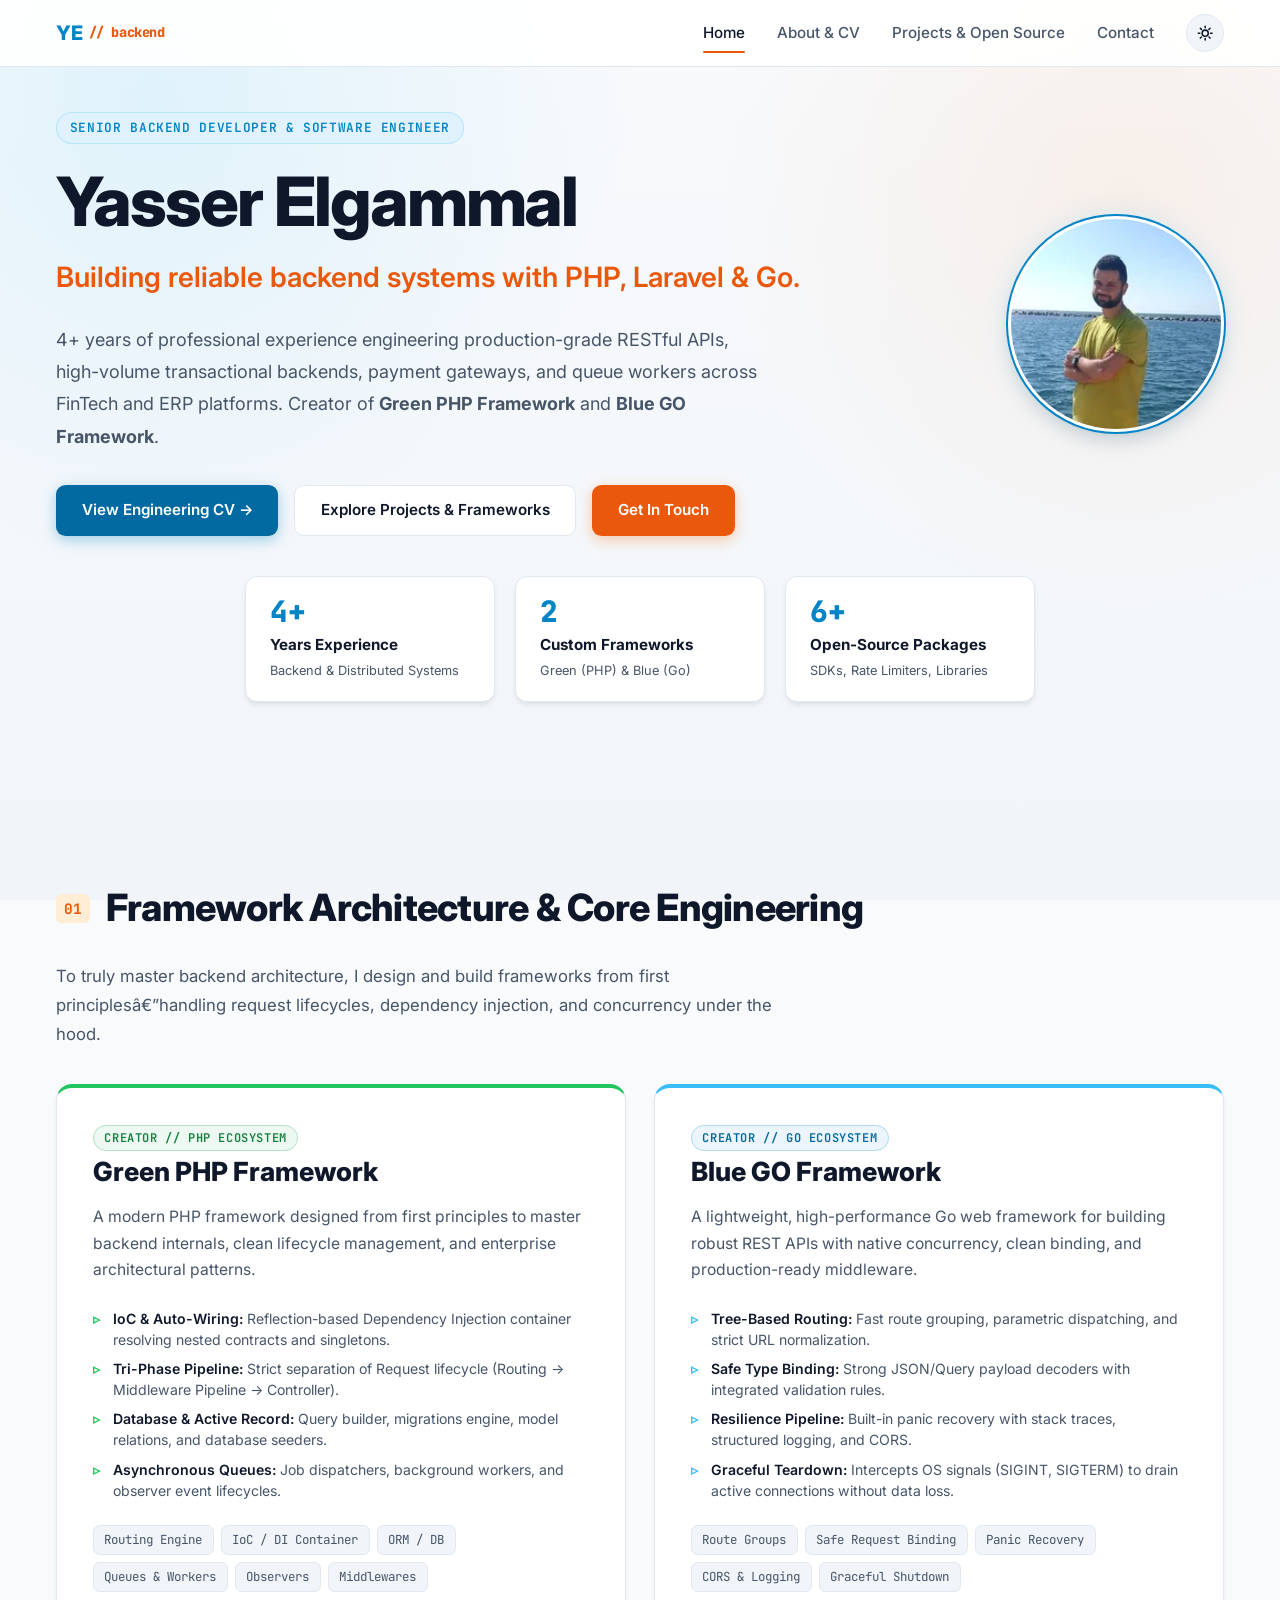
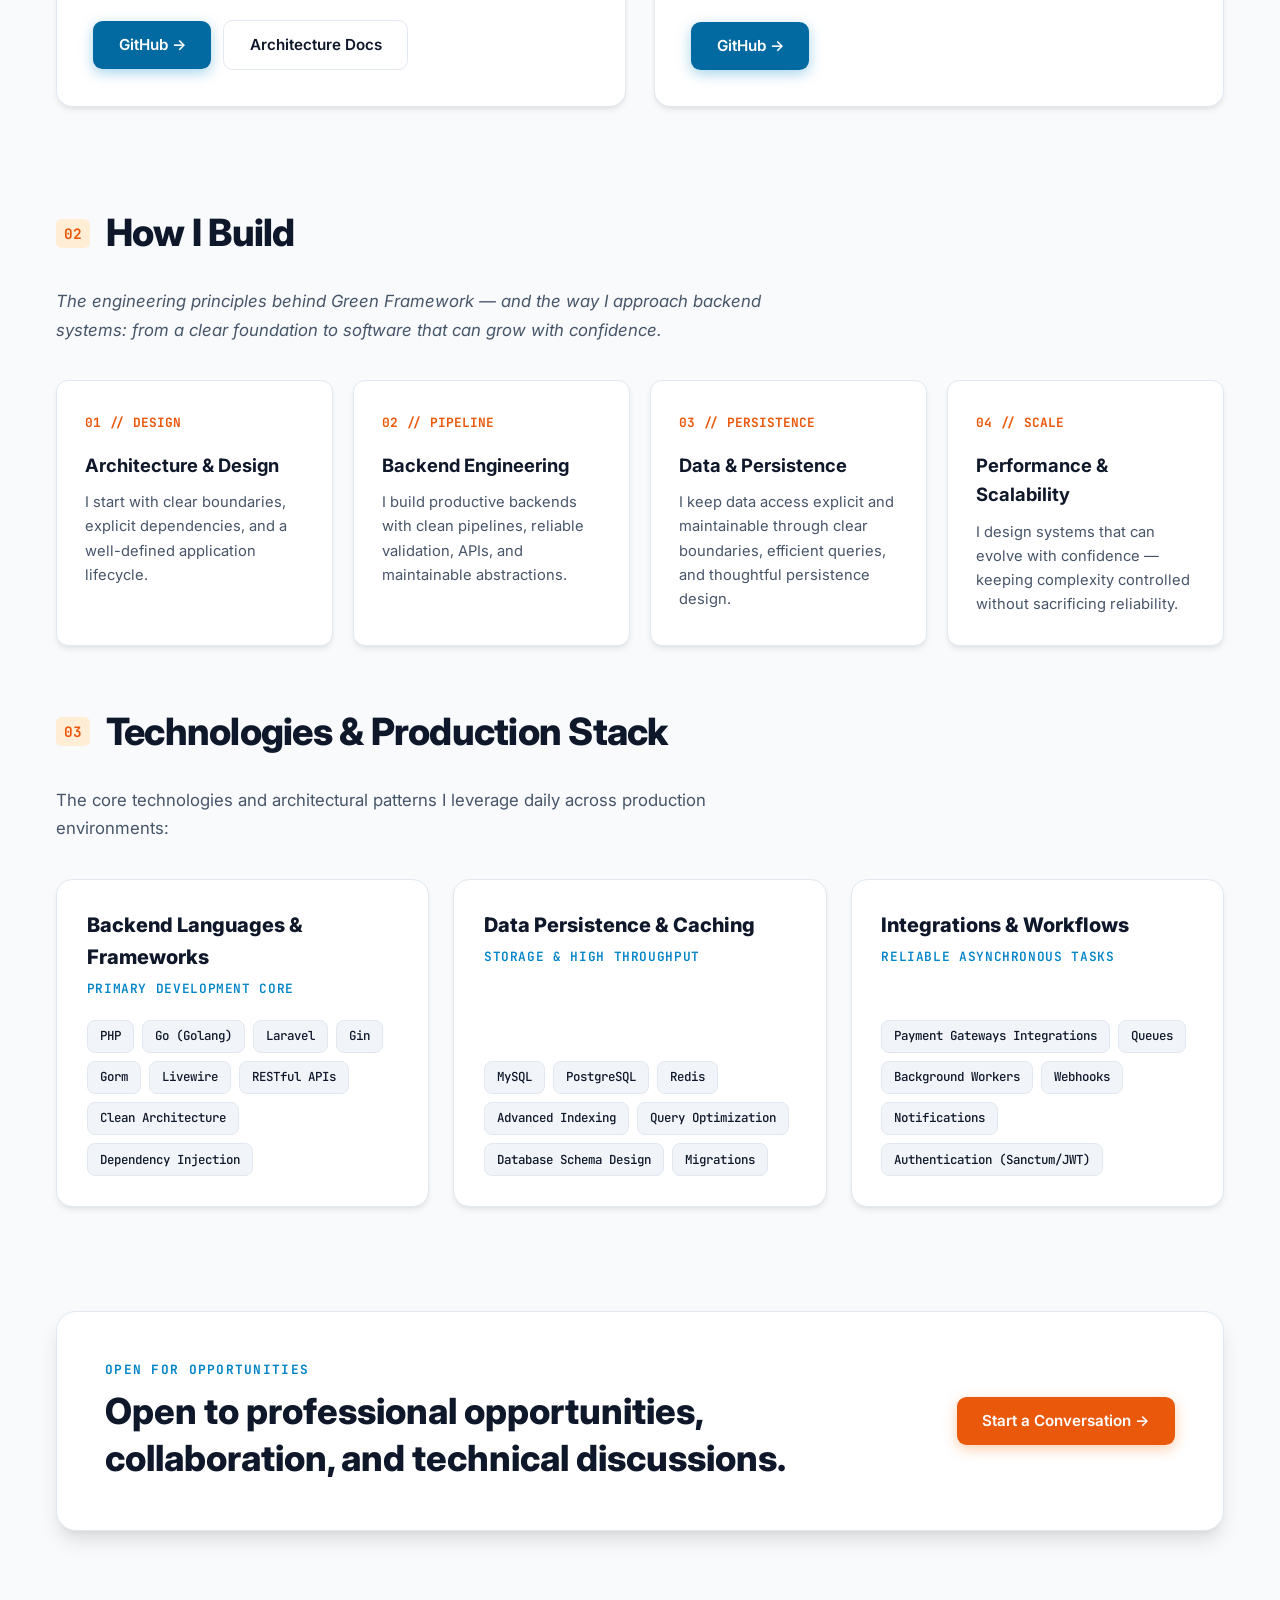
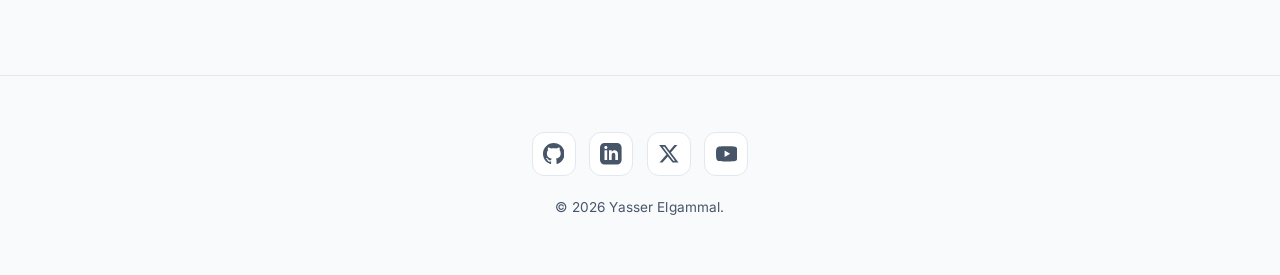
<file: index.html>
<!DOCTYPE html>
<html lang="en">

<head>
  <meta charset="UTF-8" />
  <meta name="viewport" content="width=device-width, initial-scale=1.0" />
  <title>Yasser Elgammal | Backend Software Engineer (PHP &amp; Go)</title>
  <meta name="description"
    content="Yasser Elgammal - Backend Software Engineer with 4+ years of experience building reliable backend systems, high-performance APIs, and open-source frameworks with PHP, Laravel, and Go." />
  <meta name="keywords"
    content="Yasser Elgammal, Backend Developer, Software Engineer, PHP, Laravel, Go, Golang, Green Framework, Blue Go Framework, MySQL, PostgreSQL, APIs, Distributed Systems" />
  <meta name="author" content="Yasser Elgammal" />
  <link rel="canonical" href="https://yasserelgammal.github.io/" />
  <meta property="og:title" content="Yasser Elgammal | Backend Software Engineer (PHP &amp; Go)" />
  <meta property="og:description" content="Backend Engineer building reliable systems with PHP, Laravel, and Go." />
  <meta property="og:image" content="https://yasserelgammal.github.io/assets/images/profile_pic_yasser_elgammal_512.jpg" />
  <meta property="og:url" content="https://yasserelgammal.github.io/" />
  <meta property="og:type" content="website" />
  <link rel="preconnect" href="https://fonts.googleapis.com" />
  <link rel="preconnect" href="https://fonts.gstatic.com" crossorigin />
  <link href="https://fonts.googleapis.com/css2?family=Inter:wght@400;500;600;700;800&family=JetBrains+Mono:wght@400;500;600;700&display=swap" rel="stylesheet" />
  <script>
    (function () {
      let savedTheme = null;
      try { savedTheme = localStorage.getItem('theme'); } catch (e) {}
      const prefersDark = window.matchMedia('(prefers-color-scheme: dark)').matches;
      document.documentElement.dataset.theme = savedTheme || (prefersDark ? 'dark' : 'light');
    })();
  </script>
  <link rel="stylesheet" href="assets/styles.css" />
  
  <script type="application/ld+json">
    {
      "@context": "https://schema.org",
      "@type": "Person",
      "name": "Yasser Elgammal",
      "jobTitle": "Backend Developer / Software Engineer",
      "url": "https://yasserelgammal.github.io/",
      "image": "https://yasserelgammal.github.io/assets/images/profile_pic_yasser_elgammal_512.jpg",
      "sameAs": [
        "https://github.com/yasserelgammal",
        "https://linkedin.com/in/elgammal",
        "https://twitter.com/yasserelgammal",
        "https://www.youtube.com/@yasser.elgammal"
      ],
      "knowsAbout": ["PHP", "Laravel", "Go", "Green Framework", "Blue GO Framework", "MySQL", "PostgreSQL", "RESTful APIs", "System Architecture"]
    }
  </script>
</head>

<body>
  <a class="skip-link" href="#main-content">Skip to content</a>

  <!-- Navigation -->
  <header class="site-nav">
    <div class="max-w-6xl mx-auto px-6">
      <div class="site-nav-inner">
        <a href="index.html" class="site-brand" aria-label="Yasser Elgammal Home">
          YE <span>// backend</span>
        </a>
        <nav class="site-nav-links">
          <a href="index.html" class="nav-link" aria-current="page">Home</a>
          <a href="about.html" class="nav-link"><span class="nav-short">About</span><span class="nav-full">About &amp; CV</span></a>
          <a href="projects.html" class="nav-link"><span class="nav-short">Projects</span><span class="nav-full">Projects &amp; Open Source</span></a>
          <a href="contact.html" class="nav-link">Contact</a>
          <button type="button" class="theme-toggle" data-theme-toggle aria-label="Toggle theme">
            <svg class="theme-icon-sun" fill="none" stroke="currentColor" viewBox="0 0 24 24" aria-hidden="true">
              <path stroke-linecap="round" stroke-linejoin="round" stroke-width="2"
                d="M12 3v2m0 14v2m9-9h-2M5 12H3m15.36-6.36l-1.42 1.42M7.05 16.95l-1.41 1.41m12.72 0l-1.42-1.41M7.05 7.05L5.64 5.64M12 8a4 4 0 100 8 4 4 0 000-8z" />
            </svg>
            <svg class="theme-icon-moon" fill="none" stroke="currentColor" viewBox="0 0 24 24" aria-hidden="true">
              <path stroke-linecap="round" stroke-linejoin="round" stroke-width="2"
                d="M20.35 14.95A8.5 8.5 0 119.05 3.65 6.5 6.5 0 0020.35 14.95z" />
            </svg>
          </button>
        </nav>
      </div>
    </div>
  </header>

  <main id="main-content" tabindex="-1">
    <!-- Hero / Lead Introduction -->
    <section class="hero-container max-w-6xl mx-auto px-6">
      <div class="hero-banner-grid">
        <div class="hero-banner-text">
          <span class="hero-kicker">Senior Backend Developer &amp; Software Engineer</span>
          <h1 class="hero-title">Yasser Elgammal</h1>
          <p class="hero-subtitle">
            Building reliable backend systems with PHP, Laravel &amp; Go.
          </p>
          <p class="hero-description">
            <span data-experience-text>4+ years</span> of professional experience engineering production-grade RESTful APIs, high-volume transactional backends, payment gateways, and queue workers across FinTech and ERP platforms. Creator of <strong>Green PHP Framework</strong> and <strong>Blue GO Framework</strong>.
          </p>
          <div class="flex" style="flex-wrap: wrap; gap: 1rem;">
            <a href="about.html" class="btn-primary">View Engineering CV &rarr;</a>
            <a href="projects.html" class="btn-outline">Explore Projects &amp; Frameworks</a>
            <a href="contact.html" class="btn-secondary">Get In Touch</a>
          </div>
        </div>

        <!-- Visual Profile Avatar Frame -->
        <div class="hero-banner-avatar">
          <div class="hero-avatar-frame">
            <picture>
              <source type="image/webp"
                srcset="assets/images/profile_pic_yasser_elgammal_256.webp 256w, assets/images/profile_pic_yasser_elgammal_512.webp 512w"
                sizes="208px" />
              <img src="assets/images/profile_pic_yasser_elgammal_512.jpg"
                srcset="assets/images/profile_pic_yasser_elgammal_256.jpg 256w, assets/images/profile_pic_yasser_elgammal_512.jpg 512w"
                sizes="208px" width="208" height="208" alt="Yasser Elgammal" style="width:100%; height:100%; object-fit:cover;" fetchpriority="high" />
            </picture>
          </div>
        </div>
      </div>

      <!-- Quick Metrics Strip -->
      <div class="highlights-strip">
        <div class="highlight-box">
          <div class="highlight-val" data-experience-years>4+</div>
          <div class="highlight-title">Years Experience</div>
          <div class="highlight-sub">Backend &amp; Distributed Systems</div>
        </div>
        <div class="highlight-box">
          <div class="highlight-val">2</div>
          <div class="highlight-title">Custom Frameworks</div>
          <div class="highlight-sub">Green (PHP) &amp; Blue (Go)</div>
        </div>
        <div class="highlight-box">
          <div class="highlight-val">6+</div>
          <div class="highlight-title">Open-Source Packages</div>
          <div class="highlight-sub">SDKs, Rate Limiters, Libraries</div>
        </div>
      </div>
    </section>

    <!-- Custom Frameworks: Green & Blue GO -->
    <section class="content-section max-w-6xl mx-auto px-6" aria-labelledby="frameworks-heading">
      <div class="section-heading-wrap">
        <span class="section-num">01</span>
        <h2 id="frameworks-heading" class="section-title">Framework Architecture &amp; Core Engineering</h2>
      </div>
      <p class="section-lead">
        To truly master backend architecture, I design and build frameworks from first principlesâ€”handling request lifecycles, dependency injection, and concurrency under the hood.
      </p>

      <div class="framework-duo-grid">
        <!-- Green Framework (PHP) -->
        <article class="framework-card green-accent">
          <div>
            <span class="framework-badge badge-green">Creator // PHP Ecosystem</span>
            <h3>Green PHP Framework</h3>
            <p>
              A modern PHP framework designed from first principles to master backend internals, clean lifecycle management, and enterprise architectural patterns.
            </p>

            <ul class="framework-highlights-list">
              <li><strong>IoC &amp; Auto-Wiring:</strong> Reflection-based Dependency Injection container resolving nested contracts and singletons.</li>
              <li><strong>Tri-Phase Pipeline:</strong> Strict separation of Request lifecycle (Routing &rarr; Middleware Pipeline &rarr; Controller).</li>
              <li><strong>Database &amp; Active Record:</strong> Query builder, migrations engine, model relations, and database seeders.</li>
              <li><strong>Asynchronous Queues:</strong> Job dispatchers, background workers, and observer event lifecycles.</li>
            </ul>

            <div class="framework-pills">
              <span class="f-pill">Routing Engine</span>
              <span class="f-pill">IoC / DI Container</span>
              <span class="f-pill">ORM / DB</span>
              <span class="f-pill">Queues &amp; Workers</span>
              <span class="f-pill">Observers</span>
              <span class="f-pill">Middlewares</span>
            </div>
          </div>
          <div class="framework-actions">
            <a href="https://github.com/YasserElgammal/green" target="_blank" rel="noopener noreferrer" class="btn-primary">GitHub &rarr;</a>
            <a href="architecture.html" class="btn-outline">Architecture Docs</a>
          </div>
        </article>

        <!-- Blue GO Framework (Go) -->
        <article class="framework-card blue-accent">
          <div>
            <span class="framework-badge badge-blue">Creator // Go Ecosystem</span>
            <h3>Blue GO Framework</h3>
            <p>
              A lightweight, high-performance Go web framework for building robust REST APIs with native concurrency, clean binding, and production-ready middleware.
            </p>

            <ul class="framework-highlights-list">
              <li><strong>Tree-Based Routing:</strong> Fast route grouping, parametric dispatching, and strict URL normalization.</li>
              <li><strong>Safe Type Binding:</strong> Strong JSON/Query payload decoders with integrated validation rules.</li>
              <li><strong>Resilience Pipeline:</strong> Built-in panic recovery with stack traces, structured logging, and CORS.</li>
              <li><strong>Graceful Teardown:</strong> Intercepts OS signals (SIGINT, SIGTERM) to drain active connections without data loss.</li>
            </ul>

            <div class="framework-pills">
              <span class="f-pill">Route Groups</span>
              <span class="f-pill">Safe Request Binding</span>
              <span class="f-pill">Panic Recovery</span>
              <span class="f-pill">CORS &amp; Logging</span>
              <span class="f-pill">Graceful Shutdown</span>
            </div>
          </div>
          <div class="framework-actions">
            <a href="https://github.com/YasserElgammal/blue-go" target="_blank" rel="noopener noreferrer" class="btn-primary">GitHub &rarr;</a>
          </div>
        </article>
      </div>
    </section>

    <!-- How I Build -->
    <section class="content-section max-w-6xl mx-auto px-6" aria-labelledby="approach-heading">
      <div class="section-heading-wrap">
        <span class="section-num">02</span>
        <h2 id="approach-heading" class="section-title">How I Build</h2>
      </div>
      <p class="section-lead">
        <em>The engineering principles behind Green Framework &mdash; and the way I approach backend systems: from a clear foundation to software that can grow with confidence.</em>
      </p>

      <div class="principles-grid">
        <article class="principle-card">
          <span class="principle-step">01 // DESIGN</span>
          <h3>Architecture &amp; Design</h3>
          <p>I start with clear boundaries, explicit dependencies, and a well-defined application lifecycle.</p>
        </article>
        <article class="principle-card">
          <span class="principle-step">02 // PIPELINE</span>
          <h3>Backend Engineering</h3>
          <p>I build productive backends with clean pipelines, reliable validation, APIs, and maintainable abstractions.</p>
        </article>
        <article class="principle-card">
          <span class="principle-step">03 // PERSISTENCE</span>
          <h3>Data &amp; Persistence</h3>
          <p>I keep data access explicit and maintainable through clear boundaries, efficient queries, and thoughtful persistence design.</p>
        </article>
        <article class="principle-card">
          <span class="principle-step">04 // SCALE</span>
          <h3>Performance &amp; Scalability</h3>
          <p>I design systems that can evolve with confidence &mdash; keeping complexity controlled without sacrificing reliability.</p>
        </article>
      </div>
    </section>

    <!-- Technical Stack Matrix -->
    <section class="content-section max-w-6xl mx-auto px-6" aria-labelledby="stack-heading">
      <div class="section-heading-wrap">
        <span class="section-num">03</span>
        <h2 id="stack-heading" class="section-title">Technologies &amp; Production Stack</h2>
      </div>
      <p class="section-lead">The core technologies and architectural patterns I leverage daily across production environments:</p>

      <div class="domains-matrix">
        <div class="domain-box">
          <h3>Backend Languages &amp; Frameworks</h3>
          <div class="meta-sub">Primary Development Core</div>
          <div class="stack-tags-cloud">
            <span class="stack-tag-pill">PHP</span>
            <span class="stack-tag-pill">Go (Golang)</span>
            <span class="stack-tag-pill">Laravel</span>
            <span class="stack-tag-pill">Gin</span>
            <span class="stack-tag-pill">Gorm</span>
            <span class="stack-tag-pill">Livewire</span>
            <span class="stack-tag-pill">RESTful APIs</span>
            <span class="stack-tag-pill">Clean Architecture</span>
            <span class="stack-tag-pill">Dependency Injection</span>
          </div>
        </div>

        <div class="domain-box">
          <h3>Data Persistence &amp; Caching</h3>
          <div class="meta-sub">Storage &amp; High Throughput</div>
          <div class="stack-tags-cloud">
            <span class="stack-tag-pill">MySQL</span>
            <span class="stack-tag-pill">PostgreSQL</span>
            <span class="stack-tag-pill">Redis</span>
            <span class="stack-tag-pill">Advanced Indexing</span>
            <span class="stack-tag-pill">Query Optimization</span>
            <span class="stack-tag-pill">Database Schema Design</span>
            <span class="stack-tag-pill">Migrations</span>
          </div>
        </div>

        <div class="domain-box">
          <h3>Integrations &amp; Workflows</h3>
          <div class="meta-sub">Reliable Asynchronous Tasks</div>
          <div class="stack-tags-cloud">
            <span class="stack-tag-pill">Payment Gateways Integrations</span>
            <span class="stack-tag-pill">Queues</span>
            <span class="stack-tag-pill">Background Workers</span>
            <span class="stack-tag-pill">Webhooks</span>
            <span class="stack-tag-pill">Notifications</span>
            <span class="stack-tag-pill">Authentication (Sanctum/JWT)</span>
          </div>
        </div>
      </div>
    </section>

    <!-- Call to Action Section -->
    <section class="content-section" style="padding-bottom: 6rem;">
      <div class="max-w-6xl mx-auto px-6">
        <div class="cta-card" style="margin: 3rem auto;">
          <div>
            <span>Open for Opportunities</span>
            <h2>Open to professional opportunities, collaboration, and technical discussions.</h2>
          </div>
          <div class="cta-actions">
            <a href="contact.html" class="btn-secondary">Start a Conversation &rarr;</a>
          </div>
        </div>
      </div>
    </section>
  </main>

  <!-- Global Footer -->
  <footer class="site-footer">
    <div class="footer-socials">
      <a href="https://github.com/yasserelgammal" target="_blank" rel="noopener noreferrer" class="footer-social-link" aria-label="GitHub Profile" title="GitHub">
        <svg viewBox="0 0 24 24" aria-hidden="true" width="22" height="22">
          <path d="M12 0c-6.626 0-12 5.373-12 12 0 5.302 3.438 9.8 8.207 11.387.599.111.793-.261.793-.577v-2.234c-3.338.726-4.033-1.416-4.033-1.416-.546-1.387-1.333-1.756-1.333-1.756-1.089-.745.083-.729.083-.729 1.205.084 1.839 1.237 1.839 1.237 1.07 1.834 2.807 1.304 3.492.997.107-.775.418-1.305.762-1.604-2.665-.305-5.467-1.334-5.467-5.931 0-1.311.469-2.381 1.236-3.221-.124-.303-.535-1.524.117-3.176 0 0 1.008-.322 3.301 1.23.957-.266 1.983-.399 3.003-.404 1.02.005 2.047.138 3.006.404 2.291-1.552 3.297-1.23 3.297-1.23.653 1.653.242 2.874.118 3.176.77.84 1.235 1.911 1.235 3.221 0 4.609-2.807 5.624-5.479 5.921.43.372.823 1.102.823 2.222v3.293c0 .319.192.694.801.576 4.765-1.589 8.199-6.086 8.199-11.386 0-6.627-5.373-12-12-12z"/>
        </svg>
      </a>
      <a href="https://linkedin.com/in/elgammal" target="_blank" rel="noopener noreferrer" class="footer-social-link" aria-label="LinkedIn Profile" title="LinkedIn">
        <svg viewBox="0 0 24 24" aria-hidden="true" width="22" height="22">
          <path d="M19 0h-14c-2.761 0-5 2.239-5 5v14c0 2.761 2.239 5 5 5h14c2.762 0 5-2.239 5-5v-14c0-2.761-2.238-5-5-5zm-11 19h-3v-11h3v11zm-1.5-12.268c-.966 0-1.75-.79-1.75-1.764s.784-1.764 1.75-1.764 1.75.79 1.75 1.764-.783 1.764-1.75 1.764zm13.5 12.268h-3v-5.604c0-3.368-4-3.113-4 0v5.604h-3v-11h3v1.765c1.396-2.586 7-2.777 7 2.476v6.759z"/>
        </svg>
      </a>
      <a href="https://twitter.com/yasserelgammal" target="_blank" rel="noopener noreferrer" class="footer-social-link" aria-label="X / Twitter Profile" title="X (Twitter)">
        <svg viewBox="0 0 24 24" aria-hidden="true" width="22" height="22">
          <path d="M18.244 2.25h3.308l-7.227 8.26 8.502 11.24H16.17l-5.214-6.817L4.99 21.75H1.68l7.73-8.835L1.254 2.25H8.08l4.713 6.231zm-1.161 17.52h1.833L7.084 4.126H5.117z"/>
        </svg>
      </a>
      <a href="https://youtube.com/@yasser.elgammal" target="_blank" rel="noopener noreferrer" class="footer-social-link" aria-label="YouTube Channel" title="YouTube">
        <svg viewBox="0 0 24 24" aria-hidden="true" width="22" height="22">
          <path d="M23.498 6.186a3.016 3.016 0 0 0-2.122-2.136C19.505 3.545 12 3.545 12 3.545s-7.505 0-9.377.505A3.017 3.017 0 0 0 .502 6.186C0 8.07 0 12 0 12s0 3.93.502 5.814a3.016 3.016 0 0 0 2.122 2.136c1.871.505 9.376.505 9.376.505s7.505 0 9.377-.505a3.015 3.015 0 0 0 2.122-2.136C24 15.93 24 12 24 12s0-3.93-.502-5.814zM9.545 15.568V8.432L15.818 12l-6.273 3.568z"/>
        </svg>
      </a>
    </div>
    <p>&copy; <span id="year"></span> Yasser Elgammal.</p>
  </footer>

  <script src="assets/js/theme.min.js" defer></script>
  <script>
    document.getElementById('year').textContent = new Date().getFullYear();
  </script>
<script src="assets/js/page-transition.js" defer></script>
</body>

</html>
</file>
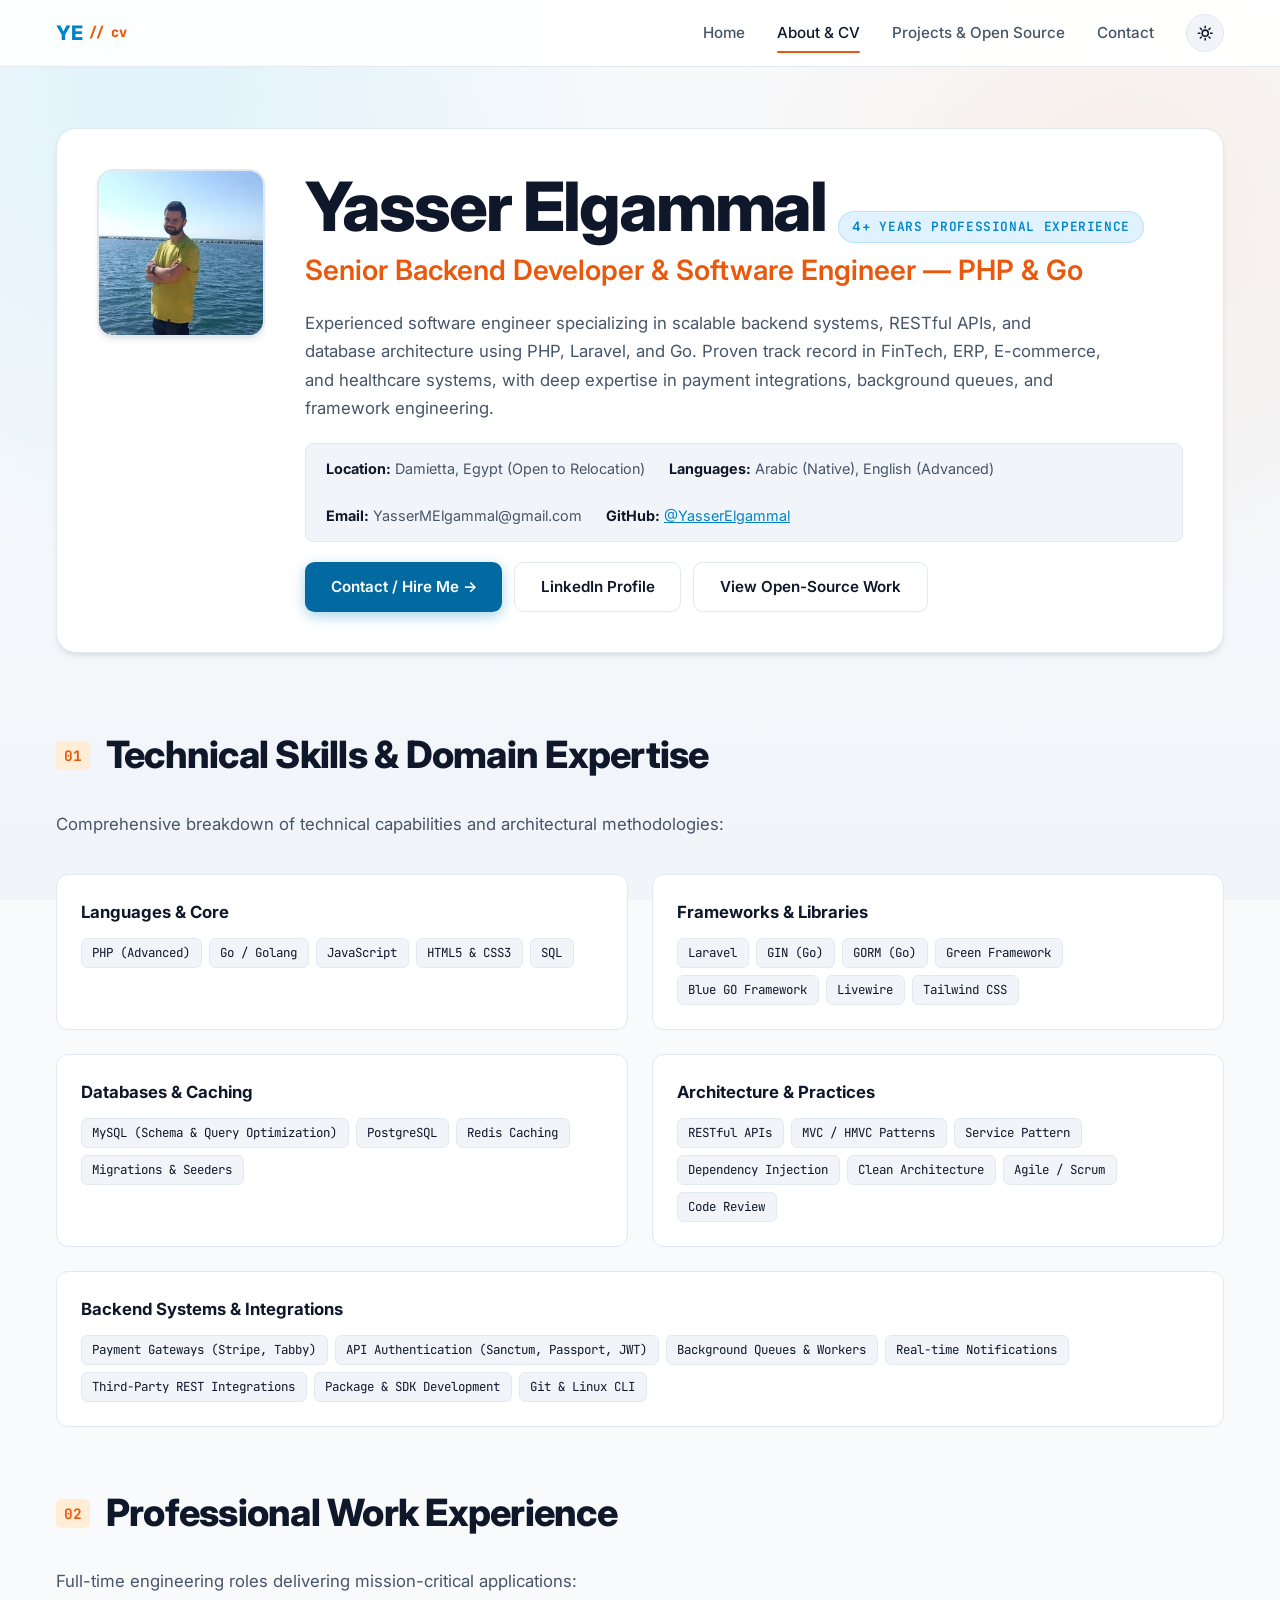
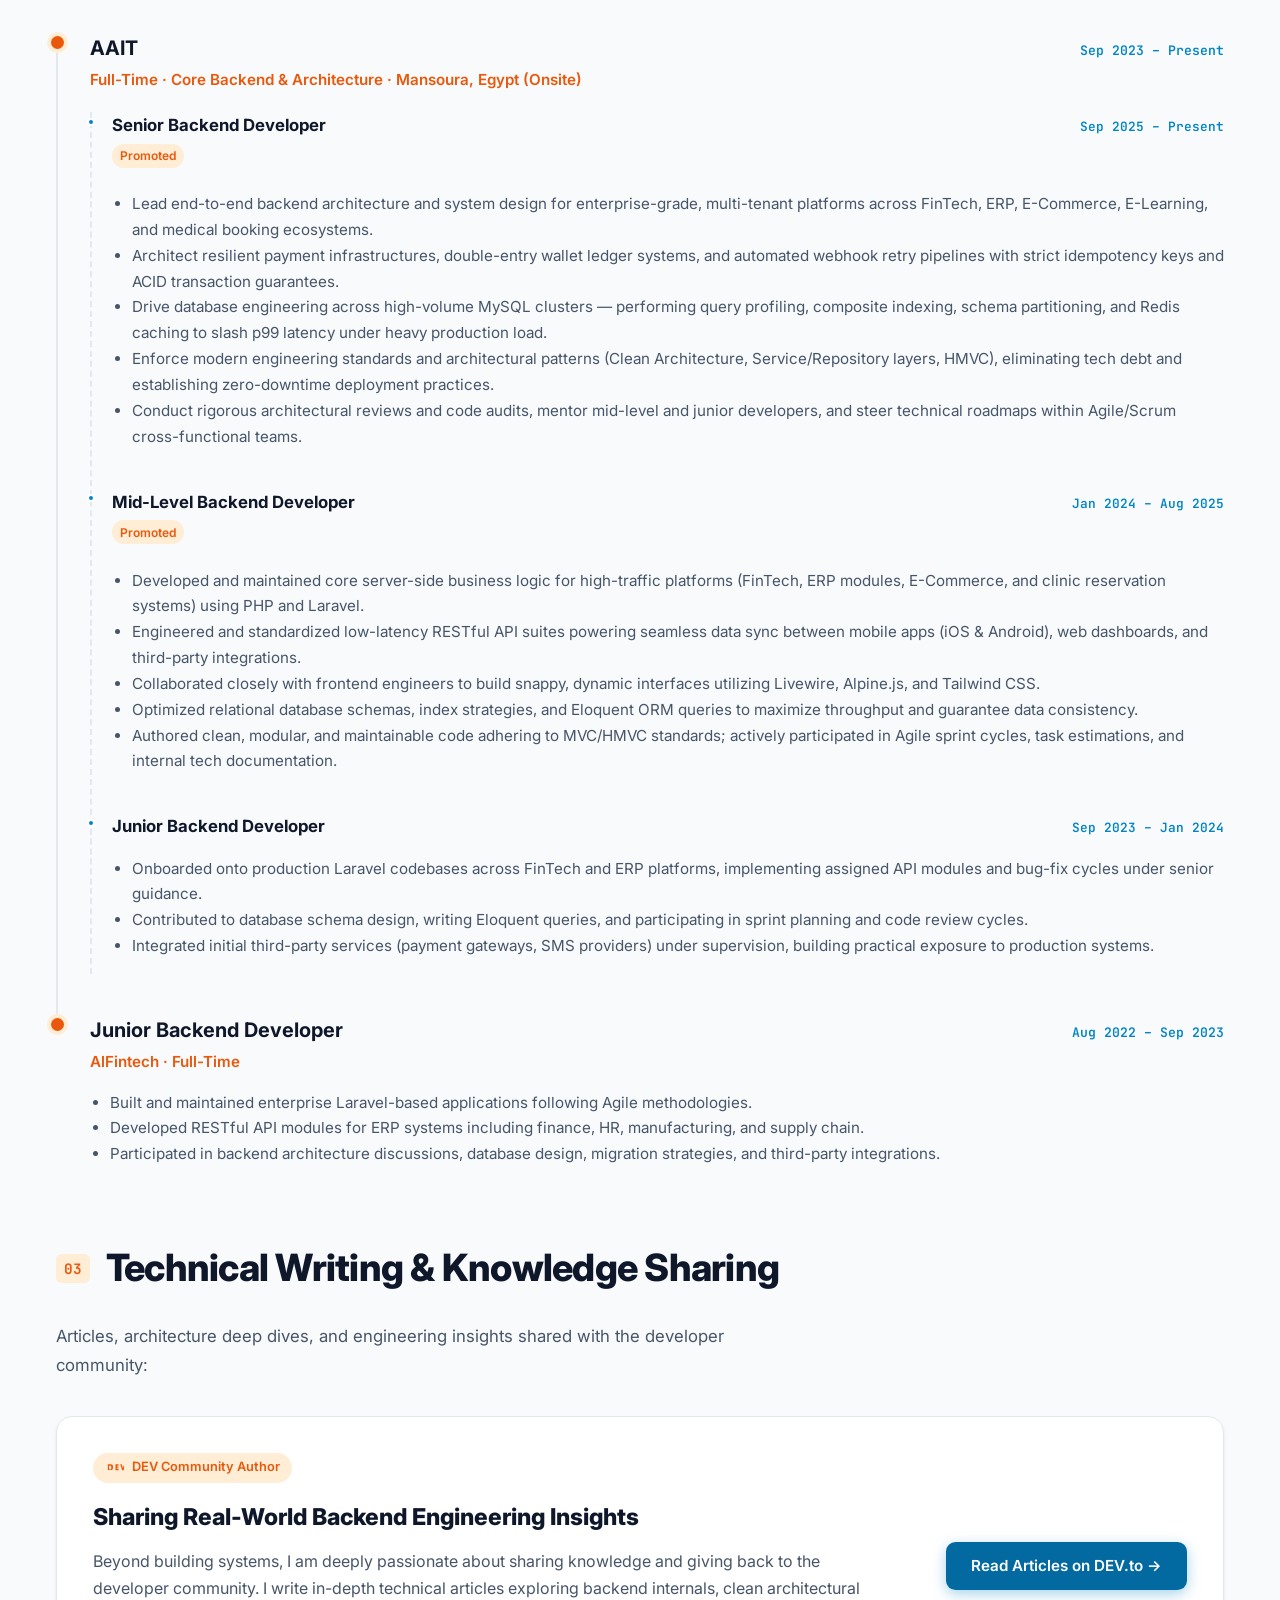
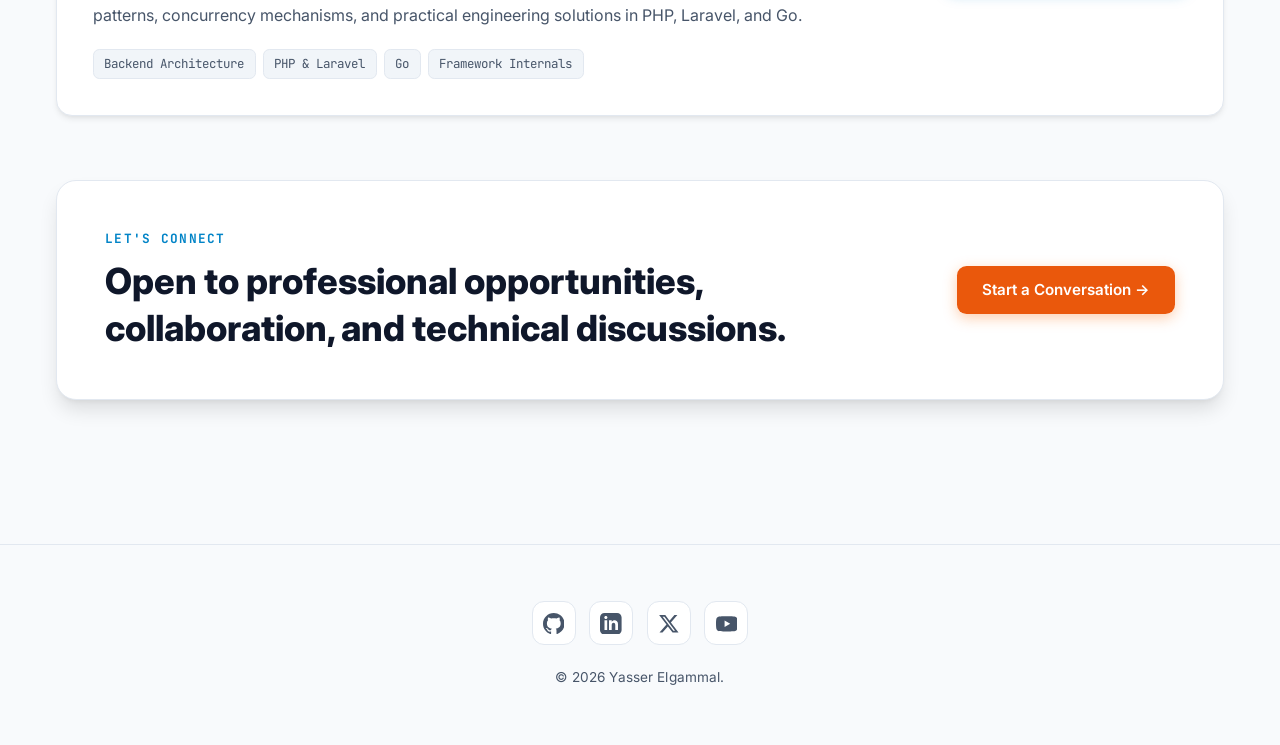
<file: about.html>
<!DOCTYPE html>
<html lang="en">

<head>
  <meta charset="UTF-8" />
  <meta name="viewport" content="width=device-width, initial-scale=1.0" />
  <title>Engineering Profile &amp; CV | Yasser Elgammal - Backend Software Engineer</title>
  <meta name="description" id="meta-desc"
    content="Professional Profile and Engineering CV of Yasser Elgammal. Backend Developer and Software Engineer with 4+ years of experience in PHP, Laravel, Go, systems architecture, and creator of Green Framework." />
  <meta name="keywords"
    content="Yasser Elgammal, Backend Developer, Software Engineer, CV, Resume, Profile, PHP, Laravel, Go, Systems Architecture, Creator of Green Framework, Blue GO, RESTful APIs, MySQL, PostgreSQL" />
  <meta name="author" content="Yasser Elgammal" />
  <link rel="canonical" href="https://yasserelgammal.github.io/about.html" />
  <meta property="og:title" content="Engineering Profile &amp; CV | Yasser Elgammal - Backend Software Engineer" />
  <meta property="og:description" id="meta-og-desc"
    content="Professional Profile &amp; CV of Yasser Elgammal, Backend Engineer with 4+ years of experience building reliable systems with PHP, Laravel, and Go." />
  <meta property="og:image" content="https://yasserelgammal.github.io/assets/images/profile_pic_yasser_elgammal_512.jpg" />
  <meta property="og:url" content="https://yasserelgammal.github.io/about.html" />
  <meta property="og:type" content="website" />
  <link rel="preconnect" href="https://fonts.googleapis.com" />
  <link rel="preconnect" href="https://fonts.gstatic.com" crossorigin />
  <link href="https://fonts.googleapis.com/css2?family=Inter:wght@400;500;600;700;800&family=JetBrains+Mono:wght@400;500;600;700&display=swap" rel="stylesheet" />
  <script>
    (function () {
      let savedTheme = null;
      try { savedTheme = localStorage.getItem('theme'); } catch (e) {}
      const prefersDark = window.matchMedia('(prefers-color-scheme: dark)').matches;
      document.documentElement.dataset.theme = savedTheme || (prefersDark ? 'dark' : 'light');
    })();
  </script>
  <link rel="stylesheet" href="assets/styles.css" />
  
</head>

<body>
  <a class="skip-link" href="#main-content">Skip to content</a>

  <!-- Navigation -->
  <header class="site-nav">
    <div class="max-w-6xl mx-auto px-6">
      <div class="site-nav-inner">
        <a href="index.html" class="site-brand" aria-label="Yasser Elgammal Home">
          YE <span>// cv</span>
        </a>
        <nav class="site-nav-links">
          <a href="index.html" class="nav-link">Home</a>
          <a href="about.html" class="nav-link" aria-current="page"><span class="nav-short">About</span><span class="nav-full">About &amp; CV</span></a>
          <a href="projects.html" class="nav-link"><span class="nav-short">Projects</span><span class="nav-full">Projects &amp; Open Source</span></a>
          <a href="contact.html" class="nav-link">Contact</a>
          <button type="button" class="theme-toggle" data-theme-toggle aria-label="Toggle theme">
            <svg class="theme-icon-sun" fill="none" stroke="currentColor" viewBox="0 0 24 24" aria-hidden="true">
              <path stroke-linecap="round" stroke-linejoin="round" stroke-width="2"
                d="M12 3v2m0 14v2m9-9h-2M5 12H3m15.36-6.36l-1.42 1.42M7.05 16.95l-1.41 1.41m12.72 0l-1.42-1.41M7.05 7.05L5.64 5.64M12 8a4 4 0 100 8 4 4 0 000-8z" />
            </svg>
            <svg class="theme-icon-moon" fill="none" stroke="currentColor" viewBox="0 0 24 24" aria-hidden="true">
              <path stroke-linecap="round" stroke-linejoin="round" stroke-width="2"
                d="M20.35 14.95A8.5 8.5 0 119.05 3.65 6.5 6.5 0 0020.35 14.95z" />
            </svg>
          </button>
        </nav>
      </div>
    </div>
  </header>

  <main id="main-content" tabindex="-1" class="pt-28 pb-16">
    <section class="max-w-6xl mx-auto px-6">
      <!-- Profile / CV Header Card -->
      <div class="cv-profile-card">
        <div class="cv-header-grid">
          <div class="cv-photo-frame">
            <picture>
              <source type="image/webp"
                srcset="assets/images/profile_pic_yasser_elgammal_256.webp 256w, assets/images/profile_pic_yasser_elgammal_512.webp 512w"
                sizes="168px" />
              <img src="assets/images/profile_pic_yasser_elgammal_512.jpg"
                srcset="assets/images/profile_pic_yasser_elgammal_256.jpg 256w, assets/images/profile_pic_yasser_elgammal_512.jpg 512w"
                sizes="168px" width="168" height="168" alt="Yasser Elgammal" style="width:100%; height:100%; object-fit:cover;" fetchpriority="high" />
            </picture>
          </div>

          <div>
            <div style="display: flex; align-items: baseline; gap: 0.75rem; flex-wrap: wrap;">
              <h1 class="hero-title" style="margin-bottom: 0.25rem;">Yasser Elgammal</h1>
              <span class="hero-kicker" style="margin-bottom: 0;"><span data-experience-years>4+</span> Years Professional Experience</span>
            </div>
            <p class="hero-subtitle" style="margin-bottom: 1rem;">Senior Backend Developer &amp; Software Engineer &mdash; PHP &amp; Go</p>
            <p style="color: var(--color-text-muted); font-size: 1.05rem; line-height: 1.7; max-width: 50rem;">
              Experienced software engineer specializing in scalable backend systems, RESTful APIs, and database architecture using PHP, Laravel, and Go. Proven track record in FinTech, ERP, E-commerce, and healthcare systems, with deep expertise in payment integrations, background queues, and framework engineering.
            </p>

            <div class="cv-quick-info">
              <span><strong>Location:</strong> Damietta, Egypt (Open to Relocation)</span>
              <span><strong>Languages:</strong> Arabic (Native), English (Advanced)</span>
              <span><strong>Email:</strong> YasserMElgammal@gmail.com</span>
              <span><strong>GitHub:</strong> <a href="https://github.com/YasserElgammal" target="_blank" rel="noopener noreferrer" style="color: var(--color-primary); text-decoration: underline;">@YasserElgammal</a></span>
            </div>

            <div class="flex" style="flex-wrap: wrap; gap: 0.75rem; margin-top: 1.25rem;">
              <a href="contact.html" class="btn-primary">Contact / Hire Me &rarr;</a>
              <a href="https://linkedin.com/in/elgammal" target="_blank" rel="noopener noreferrer" class="btn-outline">LinkedIn Profile</a>
              <a href="projects.html" class="btn-outline">View Open-Source Work</a>
            </div>
          </div>
        </div>
      </div>

      <!-- Technical Skills Matrix -->
      <div class="content-section" style="padding-top: 2rem;">
        <div class="section-heading-wrap">
          <span class="section-num">01</span>
          <h2 class="section-title">Technical Skills &amp; Domain Expertise</h2>
        </div>
        <p class="section-lead">Comprehensive breakdown of technical capabilities and architectural methodologies:</p>

        <div class="tech-skills-matrix">
          <div class="tech-skill-category">
            <h4>Languages &amp; Core</h4>
            <div class="tech-pill-group">
              <span class="tech-pill-tag">PHP (Advanced)</span>
              <span class="tech-pill-tag">Go / Golang</span>
              <span class="tech-pill-tag">JavaScript</span>
              <span class="tech-pill-tag">HTML5 &amp; CSS3</span>
              <span class="tech-pill-tag">SQL</span>
            </div>
          </div>

          <div class="tech-skill-category">
            <h4>Frameworks &amp; Libraries</h4>
            <div class="tech-pill-group">
              <span class="tech-pill-tag">Laravel</span>
              <span class="tech-pill-tag">GIN (Go)</span>
              <span class="tech-pill-tag">GORM (Go)</span>
              <span class="tech-pill-tag">Green Framework</span>
              <span class="tech-pill-tag">Blue GO Framework</span>
              <span class="tech-pill-tag">Livewire</span>
              <span class="tech-pill-tag">Tailwind CSS</span>
            </div>
          </div>

          <div class="tech-skill-category">
            <h4>Databases &amp; Caching</h4>
            <div class="tech-pill-group">
              <span class="tech-pill-tag">MySQL (Schema &amp; Query Optimization)</span>
              <span class="tech-pill-tag">PostgreSQL</span>
              <span class="tech-pill-tag">Redis Caching</span>
              <span class="tech-pill-tag">Migrations &amp; Seeders</span>
            </div>
          </div>

          <div class="tech-skill-category">
            <h4>Architecture &amp; Practices</h4>
            <div class="tech-pill-group">
              <span class="tech-pill-tag">RESTful APIs</span>
              <span class="tech-pill-tag">MVC / HMVC Patterns</span>
              <span class="tech-pill-tag">Service Pattern</span>
              <span class="tech-pill-tag">Dependency Injection</span>
              <span class="tech-pill-tag">Clean Architecture</span>
              <span class="tech-pill-tag">Agile / Scrum</span>
              <span class="tech-pill-tag">Code Review</span>
            </div>
          </div>

          <div class="tech-skill-category" style="grid-column: 1 / -1;">
            <h4>Backend Systems &amp; Integrations</h4>
            <div class="tech-pill-group">
              <span class="tech-pill-tag">Payment Gateways (Stripe, Tabby)</span>
              <span class="tech-pill-tag">API Authentication (Sanctum, Passport, JWT)</span>
              <span class="tech-pill-tag">Background Queues &amp; Workers</span>
              <span class="tech-pill-tag">Real-time Notifications</span>
              <span class="tech-pill-tag">Third-Party REST Integrations</span>
              <span class="tech-pill-tag">Package &amp; SDK Development</span>
              <span class="tech-pill-tag">Git &amp; Linux CLI</span>
            </div>
          </div>
        </div>
      </div>

      <!-- Professional Experience Timeline -->
      <div class="content-section">
        <div class="section-heading-wrap">
          <span class="section-num">02</span>
          <h2 class="section-title">Professional Work Experience</h2>
        </div>
        <p class="section-lead">Full-time engineering roles delivering mission-critical applications:</p>

        <div style="margin-top: 2rem;">
          <!-- AAIT (Career Progression Timeline) -->
          <article class="cv-timeline-item">
            <div class="cv-timeline-dot"></div>
            <div class="cv-timeline-head">
              <h3>AAIT</h3>
              <span class="cv-timeline-date">Sep 2023 &ndash; Present</span>
            </div>
            <div class="cv-timeline-company">Full-Time &middot; Core Backend &amp; Architecture &middot; Mansoura, Egypt (Onsite)</div>

            <div class="cv-subtimeline">
              <!-- Promotion: Senior Backend Developer -->
              <div class="cv-subrole">
                <div class="cv-subrole-head">
                  <span class="cv-subrole-title">Senior Backend Developer</span>
                  <span class="cv-subrole-date">Sep 2025 &ndash; Present</span>
                </div>
                <span class="cv-subrole-badge">Promoted</span>
                <ul class="cv-timeline-duties">
                  <li>Lead end-to-end backend architecture and system design for enterprise-grade, multi-tenant platforms across FinTech, ERP, E-Commerce, E-Learning, and medical booking ecosystems.</li>
                  <li>Architect resilient payment infrastructures, double-entry wallet ledger systems, and automated webhook retry pipelines with strict idempotency keys and ACID transaction guarantees.</li>
                  <li>Drive database engineering across high-volume MySQL clusters &mdash; performing query profiling, composite indexing, schema partitioning, and Redis caching to slash p99 latency under heavy production load.</li>
                  <li>Enforce modern engineering standards and architectural patterns (Clean Architecture, Service/Repository layers, HMVC), eliminating tech debt and establishing zero-downtime deployment practices.</li>
                  <li>Conduct rigorous architectural reviews and code audits, mentor mid-level and junior developers, and steer technical roadmaps within Agile/Scrum cross-functional teams.</li>
                </ul>
              </div>

              <!-- Promotion: Mid-Level Backend Developer -->
              <div class="cv-subrole">
                <div class="cv-subrole-head">
                  <span class="cv-subrole-title">Mid-Level Backend Developer</span>
                  <span class="cv-subrole-date">Jan 2024 &ndash; Aug 2025</span>
                </div>
                <span class="cv-subrole-badge">Promoted</span>
                <ul class="cv-timeline-duties">
                  <li>Developed and maintained core server-side business logic for high-traffic platforms (FinTech, ERP modules, E-Commerce, and clinic reservation systems) using PHP and Laravel.</li>
                  <li>Engineered and standardized low-latency RESTful API suites powering seamless data sync between mobile apps (iOS &amp; Android), web dashboards, and third-party integrations.</li>
                  <li>Collaborated closely with frontend engineers to build snappy, dynamic interfaces utilizing Livewire, Alpine.js, and Tailwind CSS.</li>
                  <li>Optimized relational database schemas, index strategies, and Eloquent ORM queries to maximize throughput and guarantee data consistency.</li>
                  <li>Authored clean, modular, and maintainable code adhering to MVC/HMVC standards; actively participated in Agile sprint cycles, task estimations, and internal tech documentation.</li>
                </ul>
              </div>

              <!-- Initial Role: Junior Backend Developer -->
              <div class="cv-subrole">
                <div class="cv-subrole-head">
                  <span class="cv-subrole-title">Junior Backend Developer</span>
                  <span class="cv-subrole-date">Sep 2023 &ndash; Jan 2024</span>
                </div>
                <ul class="cv-timeline-duties">
                  <li>Onboarded onto production Laravel codebases across FinTech and ERP platforms, implementing assigned API modules and bug-fix cycles under senior guidance.</li>
                  <li>Contributed to database schema design, writing Eloquent queries, and participating in sprint planning and code review cycles.</li>
                  <li>Integrated initial third-party services (payment gateways, SMS providers) under supervision, building practical exposure to production systems.</li>
                </ul>
              </div>
            </div>
          </article>

          <!-- AlFintech -->
          <article class="cv-timeline-item">
            <div class="cv-timeline-dot"></div>
            <div class="cv-timeline-head">
              <h3>Junior Backend Developer</h3>
              <span class="cv-timeline-date">Aug 2022 &ndash; Sep 2023</span>
            </div>
            <div class="cv-timeline-company">AlFintech &middot; Full-Time</div>
            <ul class="cv-timeline-duties">
              <li>Built and maintained enterprise Laravel-based applications following Agile methodologies.</li>
              <li>Developed RESTful API modules for ERP systems including finance, HR, manufacturing, and supply chain.</li>
              <li>Participated in backend architecture discussions, database design, migration strategies, and third-party integrations.</li>
            </ul>
          </article>
        </div>
      </div>

      <!-- 03 Technical Writing & Community -->
      <div class="content-section">
        <div class="section-heading-wrap">
          <span class="section-num">03</span>
          <h2 class="section-title">Technical Writing &amp; Knowledge Sharing</h2>
        </div>
        <p class="section-lead">Articles, architecture deep dives, and engineering insights shared with the developer community:</p>

        <div class="writing-card">
          <div class="writing-card-content">
            <div class="writing-card-badge">
              <svg viewBox="0 0 24 24" aria-hidden="true" style="width: 1.2rem; height: 1.2rem; fill: currentColor;">
                <path d="M7.42 10.05c-.18-.12-.46-.23-.84-.23H5.13v4.35h1.45c.38 0 .66-.11.84-.23.23-.15.35-.45.35-.95v-1.99c0-.5-.12-.8-.35-.95zm-3.89-2.2H7.2c.86 0 1.54.21 2.03.63.49.42.74 1.05.74 1.88v2.29c0 .83-.25 1.45-.74 1.88-.49.42-1.17.63-2.03.63H3.53V7.85zm9.57 0h3.87v1.74h-2.19v1.07h1.96v1.65h-1.96v1.16h2.24v1.74H13.1V7.85zm5.95 0h1.83l1.52 4.67 1.52-4.67h1.81l-2.42 7.36h-1.84l-2.42-7.36z"/>
              </svg>
              <span>DEV Community Author</span>
            </div>
            <h3>Sharing Real-World Backend Engineering Insights</h3>
            <p>
              Beyond building systems, I am deeply passionate about sharing knowledge and giving back to the developer community. I write in-depth technical articles exploring backend internals, clean architectural patterns, concurrency mechanisms, and practical engineering solutions in PHP, Laravel, and Go.
            </p>
            <div class="writing-topics">
              <span class="writing-topic-pill">Backend Architecture</span>
              <span class="writing-topic-pill">PHP &amp; Laravel</span>
              <span class="writing-topic-pill">Go</span>
              <span class="writing-topic-pill">Framework Internals</span>
            </div>
          </div>
          <div class="writing-card-action">
            <a href="https://dev.to/yasserelgammal" target="_blank" rel="noopener noreferrer" class="btn-primary" style="white-space: nowrap;">
              Read Articles on DEV.to &rarr;
            </a>
          </div>
        </div>
      </div>

      <!-- CTA -->
      <div class="cta-card">
        <div>
          <span>Let's Connect</span>
          <h2>Open to professional opportunities, collaboration, and technical discussions.</h2>
        </div>
        <div class="cta-actions">
          <a href="contact.html" class="btn-secondary">Start a Conversation &rarr;</a>
        </div>
      </div>
    </section>
  </main>

  <footer class="site-footer">
    <div class="footer-socials">
      <a href="https://github.com/yasserelgammal" target="_blank" rel="noopener noreferrer" class="footer-social-link" aria-label="GitHub Profile" title="GitHub">
        <svg viewBox="0 0 24 24" aria-hidden="true" width="22" height="22">
          <path d="M12 0c-6.626 0-12 5.373-12 12 0 5.302 3.438 9.8 8.207 11.387.599.111.793-.261.793-.577v-2.234c-3.338.726-4.033-1.416-4.033-1.416-.546-1.387-1.333-1.756-1.333-1.756-1.089-.745.083-.729.083-.729 1.205.084 1.839 1.237 1.839 1.237 1.07 1.834 2.807 1.304 3.492.997.107-.775.418-1.305.762-1.604-2.665-.305-5.467-1.334-5.467-5.931 0-1.311.469-2.381 1.236-3.221-.124-.303-.535-1.524.117-3.176 0 0 1.008-.322 3.301 1.23.957-.266 1.983-.399 3.003-.404 1.02.005 2.047.138 3.006.404 2.291-1.552 3.297-1.23 3.297-1.23.653 1.653.242 2.874.118 3.176.77.84 1.235 1.911 1.235 3.221 0 4.609-2.807 5.624-5.479 5.921.43.372.823 1.102.823 2.222v3.293c0 .319.192.694.801.576 4.765-1.589 8.199-6.086 8.199-11.386 0-6.627-5.373-12-12-12z"/>
        </svg>
      </a>
      <a href="https://linkedin.com/in/elgammal" target="_blank" rel="noopener noreferrer" class="footer-social-link" aria-label="LinkedIn Profile" title="LinkedIn">
        <svg viewBox="0 0 24 24" aria-hidden="true" width="22" height="22">
          <path d="M19 0h-14c-2.761 0-5 2.239-5 5v14c0 2.761 2.239 5 5 5h14c2.762 0 5-2.239 5-5v-14c0-2.761-2.238-5-5-5zm-11 19h-3v-11h3v11zm-1.5-12.268c-.966 0-1.75-.79-1.75-1.764s.784-1.764 1.75-1.764 1.75.79 1.75 1.764-.783 1.764-1.75 1.764zm13.5 12.268h-3v-5.604c0-3.368-4-3.113-4 0v5.604h-3v-11h3v1.765c1.396-2.586 7-2.777 7 2.476v6.759z"/>
        </svg>
      </a>
      <a href="https://twitter.com/yasserelgammal" target="_blank" rel="noopener noreferrer" class="footer-social-link" aria-label="X / Twitter Profile" title="X (Twitter)">
        <svg viewBox="0 0 24 24" aria-hidden="true" width="22" height="22">
          <path d="M18.244 2.25h3.308l-7.227 8.26 8.502 11.24H16.17l-5.214-6.817L4.99 21.75H1.68l7.73-8.835L1.254 2.25H8.08l4.713 6.231zm-1.161 17.52h1.833L7.084 4.126H5.117z"/>
        </svg>
      </a>
      <a href="https://youtube.com/@yasser.elgammal" target="_blank" rel="noopener noreferrer" class="footer-social-link" aria-label="YouTube Channel" title="YouTube">
        <svg viewBox="0 0 24 24" aria-hidden="true" width="22" height="22">
          <path d="M23.498 6.186a3.016 3.016 0 0 0-2.122-2.136C19.505 3.545 12 3.545 12 3.545s-7.505 0-9.377.505A3.017 3.017 0 0 0 .502 6.186C0 8.07 0 12 0 12s0 3.93.502 5.814a3.016 3.016 0 0 0 2.122 2.136c1.871.505 9.376.505 9.376.505s7.505 0 9.377-.505a3.015 3.015 0 0 0 2.122-2.136C24 15.93 24 12 24 12s0-3.93-.502-5.814zM9.545 15.568V8.432L15.818 12l-6.273 3.568z"/>
        </svg>
      </a>
    </div>
    <p>&copy; <span id="year"></span> Yasser Elgammal.</p>
  </footer>

  <script src="assets/js/theme.min.js" defer></script>
  <script>
    document.getElementById('year').textContent = new Date().getFullYear();
  </script>
<script src="assets/js/page-transition.js" defer></script>
</body>

</html>
</file>
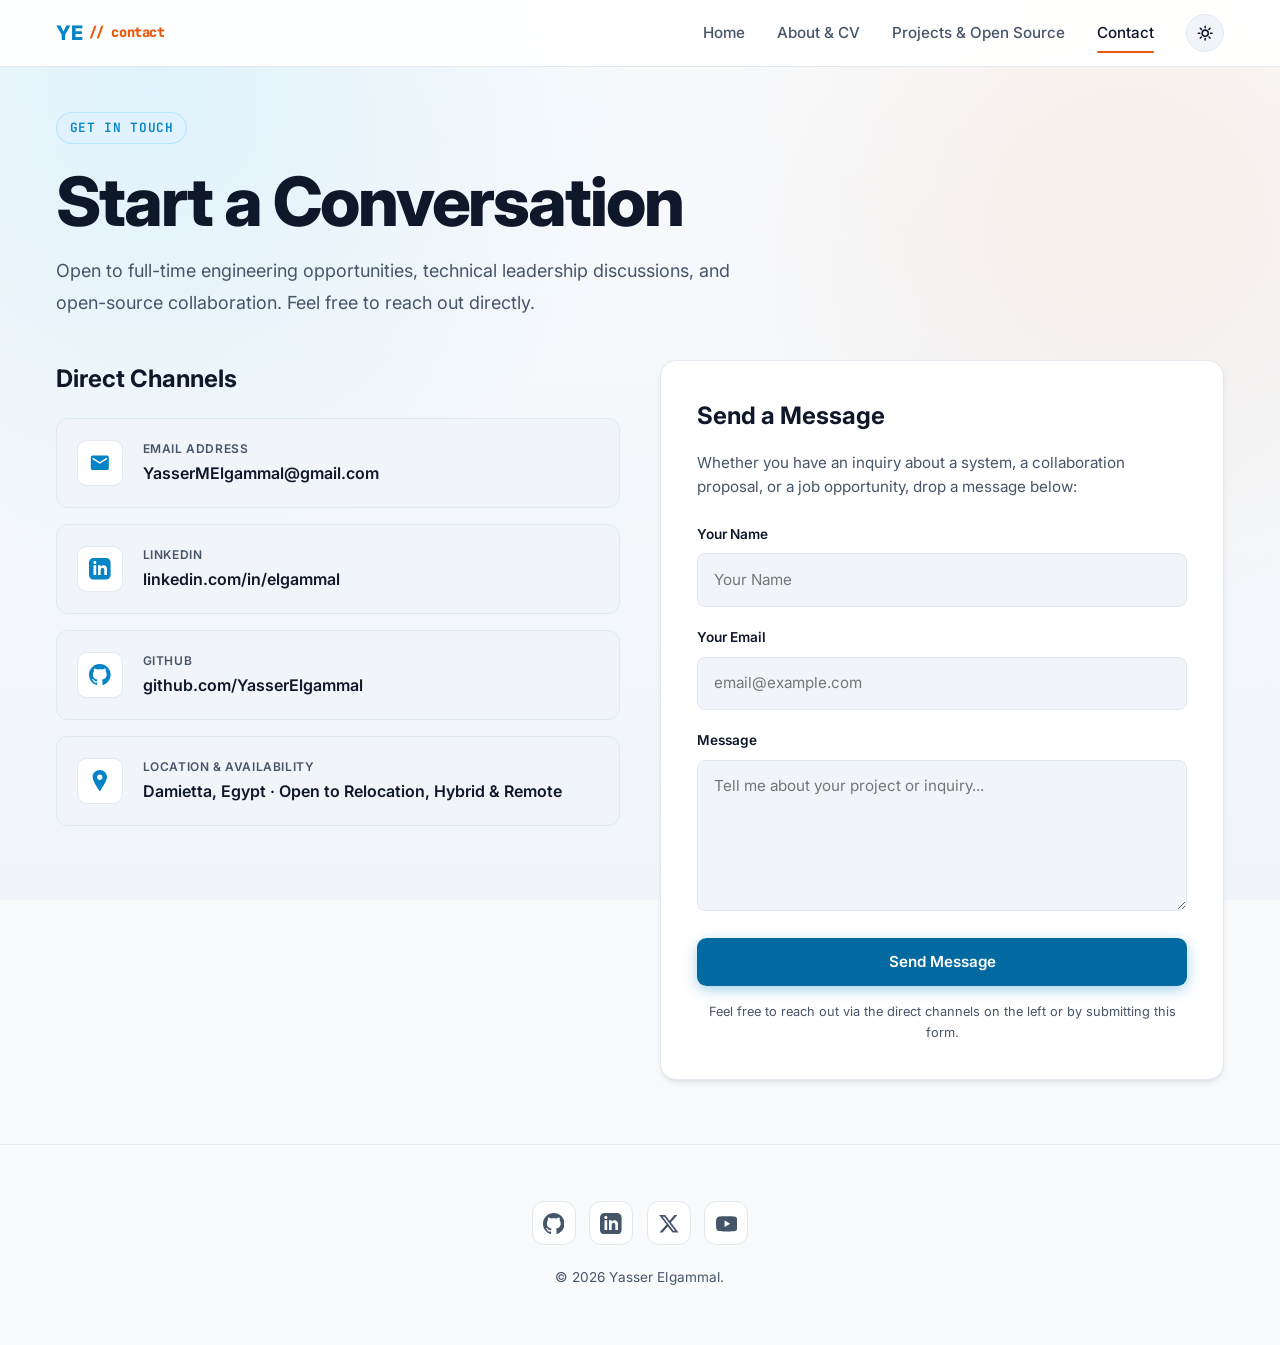
<file: contact.html>
<!DOCTYPE html>
<html lang="en">

<head>
  <meta charset="UTF-8" />
  <meta name="viewport" content="width=device-width, initial-scale=1.0" />
  <title>Contact | Yasser Elgammal - Backend Software Engineer</title>
  <meta name="description"
    content="Contact Yasser Elgammal for backend development, software architecture, Laravel, PHP, Go, and system engineering opportunities." />
  <meta name="keywords"
    content="Contact Yasser Elgammal, Backend Developer, Software Engineer, Hire Backend Developer, PHP, Go, Laravel, Cairo Egypt" />
  <meta name="author" content="Yasser Elgammal" />
  <link rel="canonical" href="https://yasserelgammal.github.io/contact.html" />
  <meta property="og:title" content="Contact | Yasser Elgammal - Backend Software Engineer" />
  <meta property="og:description" content="Contact Yasser Elgammal for backend development and technical opportunities." />
  <meta property="og:image" content="https://yasserelgammal.github.io/assets/images/profile_pic_yasser_elgammal_512.jpg" />
  <meta property="og:url" content="https://yasserelgammal.github.io/contact.html" />
  <meta property="og:type" content="website" />
  <link rel="preconnect" href="https://fonts.googleapis.com" />
  <link rel="preconnect" href="https://fonts.gstatic.com" crossorigin />
  <link href="https://fonts.googleapis.com/css2?family=Inter:wght@400;500;600;700;800&family=JetBrains+Mono:wght@400;500;600;700&display=swap" rel="stylesheet" />
  <script>
    (function () {
      let savedTheme = null;
      try { savedTheme = localStorage.getItem('theme'); } catch (e) {}
      const prefersDark = window.matchMedia('(prefers-color-scheme: dark)').matches;
      document.documentElement.dataset.theme = savedTheme || (prefersDark ? 'dark' : 'light');
    })();
  </script>
  <link rel="stylesheet" href="assets/styles.css" />
  
</head>

<body>
  <a class="skip-link" href="#main-content">Skip to content</a>

  <!-- Navigation -->
  <header class="site-nav">
    <div class="max-w-6xl mx-auto px-6">
      <div class="site-nav-inner">
        <a href="index.html" class="site-brand" aria-label="Yasser Elgammal Home">
          YE <span>// contact</span>
        </a>
        <nav class="site-nav-links">
          <a href="index.html" class="nav-link">Home</a>
          <a href="about.html" class="nav-link"><span class="nav-short">About</span><span class="nav-full">About &amp; CV</span></a>
          <a href="projects.html" class="nav-link"><span class="nav-short">Projects</span><span class="nav-full">Projects &amp; Open Source</span></a>
          <a href="contact.html" class="nav-link" aria-current="page">Contact</a>
          <button type="button" class="theme-toggle" data-theme-toggle aria-label="Toggle theme">
            <svg class="theme-icon-sun" fill="none" stroke="currentColor" viewBox="0 0 24 24" aria-hidden="true">
              <path stroke-linecap="round" stroke-linejoin="round" stroke-width="2"
                d="M12 3v2m0 14v2m9-9h-2M5 12H3m15.36-6.36l-1.42 1.42M7.05 16.95l-1.41 1.41m12.72 0l-1.42-1.41M7.05 7.05L5.64 5.64M12 8a4 4 0 100 8 4 4 0 000-8z" />
            </svg>
            <svg class="theme-icon-moon" fill="none" stroke="currentColor" viewBox="0 0 24 24" aria-hidden="true">
              <path stroke-linecap="round" stroke-linejoin="round" stroke-width="2"
                d="M20.35 14.95A8.5 8.5 0 119.05 3.65 6.5 6.5 0 0020.35 14.95z" />
            </svg>
          </button>
        </nav>
      </div>
    </div>
  </header>

  <main id="main-content" tabindex="-1" class="pt-28 pb-16">
    <div class="max-w-6xl mx-auto px-6">
      <header style="margin-bottom: 2.5rem;">
        <span class="hero-kicker">GET IN TOUCH</span>
        <h1 class="hero-title">Start a Conversation</h1>
        <p class="hero-description" style="max-width: 44rem;">
          Open to full-time engineering opportunities, technical leadership discussions, and open-source collaboration. Feel free to reach out directly.
        </p>
      </header>

      <div class="contact-grid">
        <!-- Direct Contact Channels -->
        <div>
          <h2 style="font-size: 1.5rem; font-weight: 700; color: var(--color-text); margin-bottom: 1.25rem;">Direct Channels</h2>
          
          <!-- Email -->
          <a href="mailto:YasserMElgammal@gmail.com" class="contact-direct-item">
            <div class="icon-box" aria-hidden="true">
              <svg viewBox="0 0 24 24">
                <path d="M20 4H4c-1.1 0-1.99.9-1.99 2L2 18c0 1.1.9 2 2 2h16c1.1 0 2-.9 2-2V6c0-1.1-.9-2-2-2zm0 4l-8 5-8-5V6l8 5 8-5v2z"/>
              </svg>
            </div>
            <div>
              <div class="detail-label">Email Address</div>
              <div class="detail-val">YasserMElgammal@gmail.com</div>
            </div>
          </a>

          <!-- LinkedIn -->
          <a href="https://linkedin.com/in/elgammal" target="_blank" rel="noopener noreferrer" class="contact-direct-item">
            <div class="icon-box" aria-hidden="true">
              <svg viewBox="0 0 24 24">
                <path d="M19 0h-14c-2.761 0-5 2.239-5 5v14c0 2.761 2.239 5 5 5h14c2.762 0 5-2.239 5-5v-14c0-2.761-2.238-5-5-5zm-11 19h-3v-11h3v11zm-1.5-12.268c-.966 0-1.75-.79-1.75-1.764s.784-1.764 1.75-1.764 1.75.79 1.75 1.764-.783 1.764-1.75 1.764zm13.5 12.268h-3v-5.604c0-3.368-4-3.113-4 0v5.604h-3v-11h3v1.765c1.396-2.586 7-2.777 7 2.476v6.759z"/>
              </svg>
            </div>
            <div>
              <div class="detail-label">LinkedIn</div>
              <div class="detail-val">linkedin.com/in/elgammal</div>
            </div>
          </a>

          <!-- GitHub -->
          <a href="https://github.com/YasserElgammal" target="_blank" rel="noopener noreferrer" class="contact-direct-item">
            <div class="icon-box" aria-hidden="true">
              <svg viewBox="0 0 24 24">
                <path d="M12 0c-6.626 0-12 5.373-12 12 0 5.302 3.438 9.8 8.207 11.387.599.111.793-.261.793-.577v-2.234c-3.338.726-4.033-1.416-4.033-1.416-.546-1.387-1.333-1.756-1.333-1.756-1.089-.745.083-.729.083-.729 1.205.084 1.839 1.237 1.839 1.237 1.07 1.834 2.807 1.304 3.492.997.107-.775.418-1.305.762-1.604-2.665-.305-5.467-1.334-5.467-5.931 0-1.311.469-2.381 1.236-3.221-.124-.303-.535-1.524.117-3.176 0 0 1.008-.322 3.301 1.23.957-.266 1.983-.399 3.003-.404 1.02.005 2.047.138 3.006.404 2.291-1.552 3.297-1.23 3.297-1.23.653 1.653.242 2.874.118 3.176.77.84 1.235 1.911 1.235 3.221 0 4.609-2.807 5.624-5.479 5.921.43.372.823 1.102.823 2.222v3.293c0 .319.192.694.801.576 4.765-1.589 8.199-6.086 8.199-11.386 0-6.627-5.373-12-12-12z"/>
              </svg>
            </div>
            <div>
              <div class="detail-label">GitHub</div>
              <div class="detail-val">github.com/YasserElgammal</div>
            </div>
          </a>

          <!-- Location -->
          <div class="contact-direct-item">
            <div class="icon-box" aria-hidden="true">
              <svg viewBox="0 0 24 24">
                <path d="M12 0c-4.198 0-8 3.403-8 7.602 0 4.198 3.469 9.21 8 16.398 4.531-7.188 8-12.2 8-16.398 0-4.199-3.801-7.602-8-7.602zm0 11c-1.657 0-3-1.343-3-3s1.343-3 3-3 3 1.343 3 3-1.343 3-3 3z"/>
              </svg>
            </div>
            <div>
              <div class="detail-label">Location &amp; Availability</div>
              <div class="detail-val">Damietta, Egypt &middot; Open to Relocation, Hybrid &amp; Remote</div>
            </div>
          </div>
        </div>

        <!-- Quick Message Card -->
        <div class="contact-card">
          <h2 style="font-size: 1.5rem; font-weight: 700; color: var(--color-text); margin-bottom: 1rem;">Send a Message</h2>
          <p style="color: var(--color-text-muted); font-size: 0.95rem; margin-bottom: 1.5rem;">
            Whether you have an inquiry about a system, a collaboration proposal, or a job opportunity, drop a message below:
          </p>

          <form id="contact-form" action="https://api.web3forms.com/submit" method="POST">
            <input type="hidden" name="access_key" value="170cc571-096e-42cb-885c-7c7bf5bb3714" />
            <input type="checkbox" name="botcheck" style="display: none;" tabindex="-1" autocomplete="off" />

            <div class="form-group">
              <label class="form-label" for="name">Your Name</label>
              <input class="form-control" type="text" id="name" name="name" placeholder="Your Name" required />
            </div>

            <div class="form-group">
              <label class="form-label" for="email">Your Email</label>
              <input class="form-control" type="email" id="email" name="email" placeholder="email@example.com" required />
            </div>

            <div class="form-group">
              <label class="form-label" for="message">Message</label>
              <textarea class="form-control" id="message" name="message" rows="5" placeholder="Tell me about your project or inquiry..." required style="resize: vertical;"></textarea>
            </div>

            <button type="submit" id="submit-btn" class="btn-primary">
              Send Message
            </button>

            <div id="form-status" class="form-status"></div>

            <p style="font-size: 0.8rem; color: var(--color-text-subtle); text-align: center; margin-top: 1rem; margin-bottom: 0;">
              Feel free to reach out via the direct channels on the left or by submitting this form.
            </p>
          </form>
        </div>
      </div>
    </div>
  </main>

  <footer class="site-footer">
    <div class="footer-socials">
      <a href="https://github.com/yasserelgammal" target="_blank" rel="noopener noreferrer" class="footer-social-link" aria-label="GitHub Profile" title="GitHub">
        <svg viewBox="0 0 24 24" aria-hidden="true" width="22" height="22">
          <path d="M12 0c-6.626 0-12 5.373-12 12 0 5.302 3.438 9.8 8.207 11.387.599.111.793-.261.793-.577v-2.234c-3.338.726-4.033-1.416-4.033-1.416-.546-1.387-1.333-1.756-1.333-1.756-1.089-.745.083-.729.083-.729 1.205.084 1.839 1.237 1.839 1.237 1.07 1.834 2.807 1.304 3.492.997.107-.775.418-1.305.762-1.604-2.665-.305-5.467-1.334-5.467-5.931 0-1.311.469-2.381 1.236-3.221-.124-.303-.535-1.524.117-3.176 0 0 1.008-.322 3.301 1.23.957-.266 1.983-.399 3.003-.404 1.02.005 2.047.138 3.006.404 2.291-1.552 3.297-1.23 3.297-1.23.653 1.653.242 2.874.118 3.176.77.84 1.235 1.911 1.235 3.221 0 4.609-2.807 5.624-5.479 5.921.43.372.823 1.102.823 2.222v3.293c0 .319.192.694.801.576 4.765-1.589 8.199-6.086 8.199-11.386 0-6.627-5.373-12-12-12z"/>
        </svg>
      </a>
      <a href="https://linkedin.com/in/elgammal" target="_blank" rel="noopener noreferrer" class="footer-social-link" aria-label="LinkedIn Profile" title="LinkedIn">
        <svg viewBox="0 0 24 24" aria-hidden="true" width="22" height="22">
          <path d="M19 0h-14c-2.761 0-5 2.239-5 5v14c0 2.761 2.239 5 5 5h14c2.762 0 5-2.239 5-5v-14c0-2.761-2.238-5-5-5zm-11 19h-3v-11h3v11zm-1.5-12.268c-.966 0-1.75-.79-1.75-1.764s.784-1.764 1.75-1.764 1.75.79 1.75 1.764-.783 1.764-1.75 1.764zm13.5 12.268h-3v-5.604c0-3.368-4-3.113-4 0v5.604h-3v-11h3v1.765c1.396-2.586 7-2.777 7 2.476v6.759z"/>
        </svg>
      </a>
      <a href="https://twitter.com/yasserelgammal" target="_blank" rel="noopener noreferrer" class="footer-social-link" aria-label="X / Twitter Profile" title="X (Twitter)">
        <svg viewBox="0 0 24 24" aria-hidden="true" width="22" height="22">
          <path d="M18.244 2.25h3.308l-7.227 8.26 8.502 11.24H16.17l-5.214-6.817L4.99 21.75H1.68l7.73-8.835L1.254 2.25H8.08l4.713 6.231zm-1.161 17.52h1.833L7.084 4.126H5.117z"/>
        </svg>
      </a>
      <a href="https://youtube.com/@yasser.elgammal" target="_blank" rel="noopener noreferrer" class="footer-social-link" aria-label="YouTube Channel" title="YouTube">
        <svg viewBox="0 0 24 24" aria-hidden="true" width="22" height="22">
          <path d="M23.498 6.186a3.016 3.016 0 0 0-2.122-2.136C19.505 3.545 12 3.545 12 3.545s-7.505 0-9.377.505A3.017 3.017 0 0 0 .502 6.186C0 8.07 0 12 0 12s0 3.93.502 5.814a3.016 3.016 0 0 0 2.122 2.136c1.871.505 9.376.505 9.376.505s7.505 0 9.377-.505a3.015 3.015 0 0 0 2.122-2.136C24 15.93 24 12 24 12s0-3.93-.502-5.814zM9.545 15.568V8.432L15.818 12l-6.273 3.568z"/>
        </svg>
      </a>
    </div>
    <p>&copy; <span id="year"></span> Yasser Elgammal.</p>
  </footer>

  <script src="assets/js/theme.min.js" defer></script>
  <script>
    document.getElementById('year').textContent = new Date().getFullYear();

    const contactForm = document.getElementById('contact-form');
    const formStatus = document.getElementById('form-status');
    const submitBtn = document.getElementById('submit-btn');

    if (contactForm) {
      contactForm.addEventListener('submit', function (e) {
        e.preventDefault();
        submitBtn.disabled = true;
        submitBtn.textContent = 'Sending...';
        formStatus.className = 'form-status loading';
        formStatus.textContent = 'Sending your message...';

        const formData = new FormData(contactForm);
        const payload = JSON.stringify(Object.fromEntries(formData));

        fetch('https://api.web3forms.com/submit', {
          method: 'POST',
          headers: {
            'Content-Type': 'application/json',
            'Accept': 'application/json'
          },
          body: payload
        })
          .then(async (response) => {
            const result = await response.json();
            if (response.status === 200) {
              formStatus.className = 'form-status success';
              formStatus.textContent = result.message || 'Thank you! Your message has been sent successfully.';
              contactForm.reset();
            } else {
              formStatus.className = 'form-status error';
              formStatus.textContent = result.message || 'Something went wrong. Please try again or email directly.';
            }
          })
          .catch((err) => {
            formStatus.className = 'form-status error';
            formStatus.textContent = 'Network error. Please try again or reach out via email directly.';
          })
          .finally(() => {
            submitBtn.disabled = false;
            submitBtn.textContent = 'Send Message';
          });
      });
    }
  </script>
<script src="assets/js/page-transition.js" defer></script>
</body>

</html>
</file>
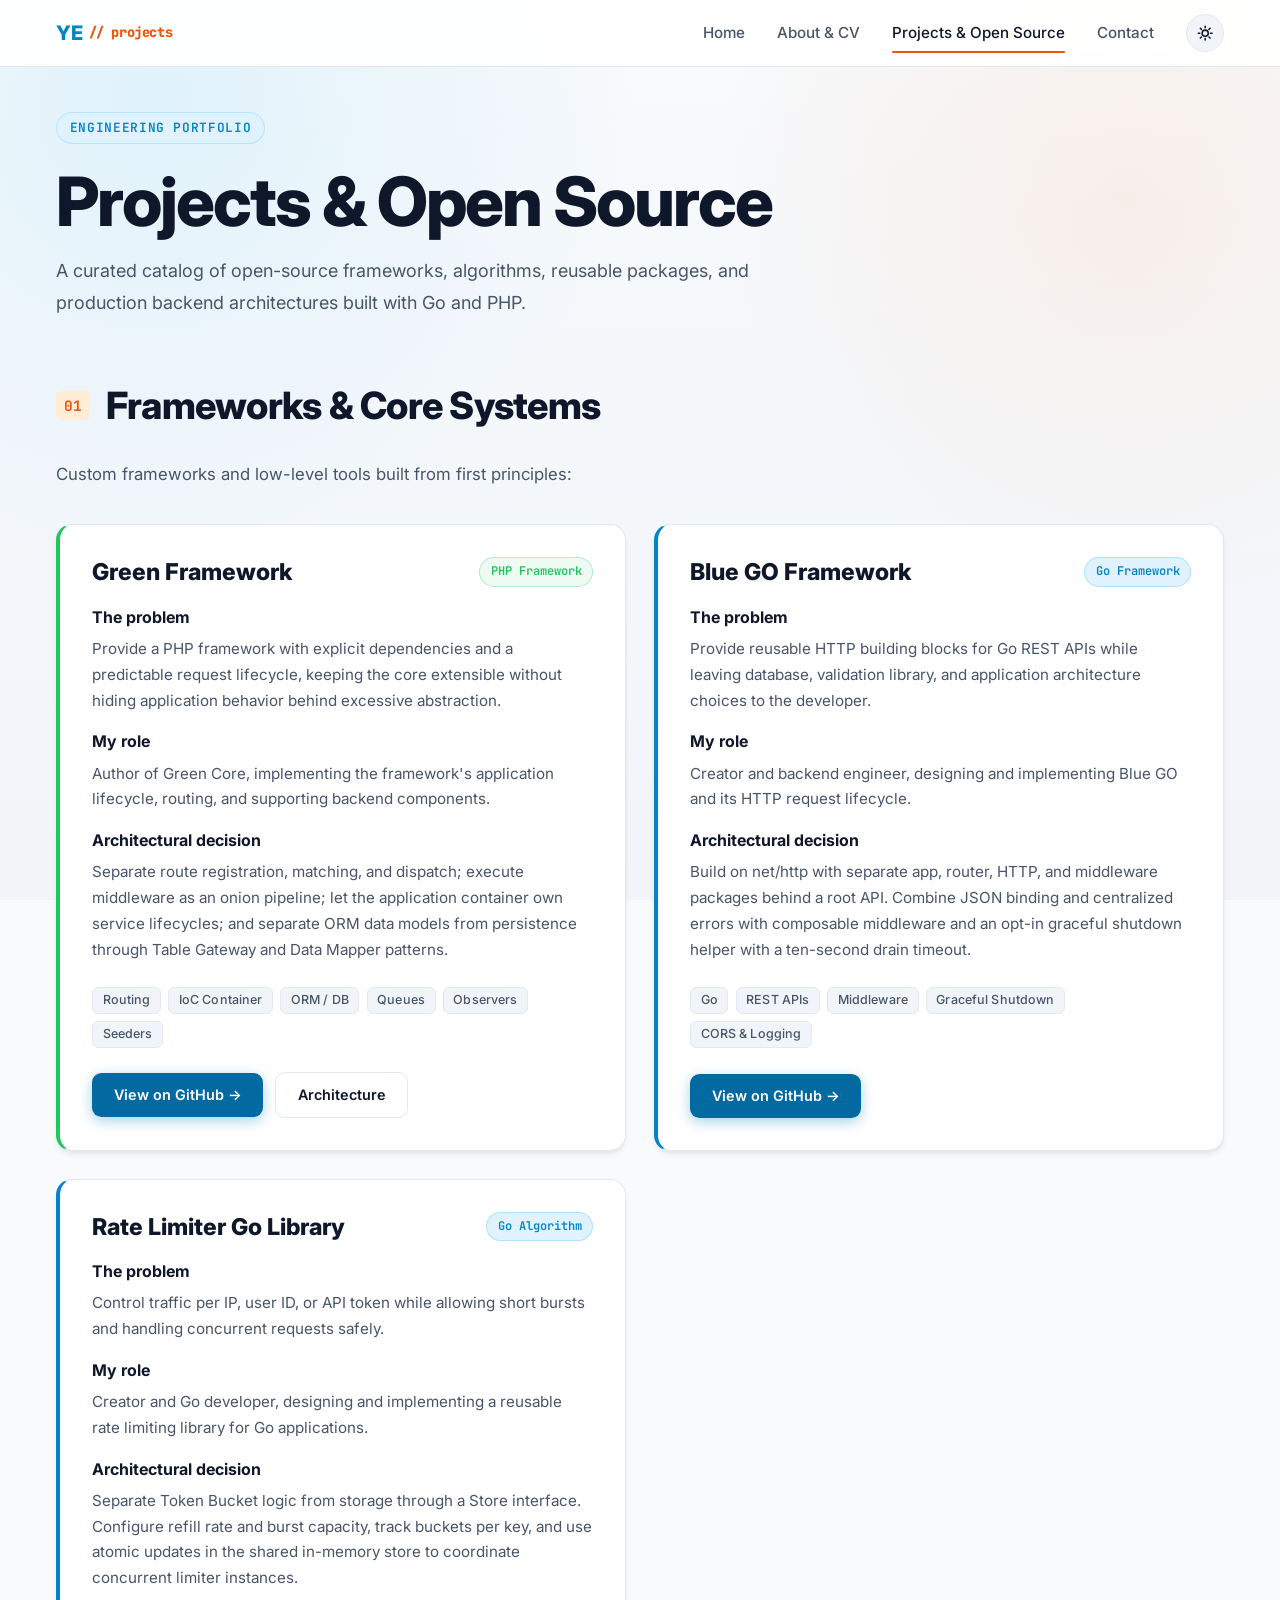
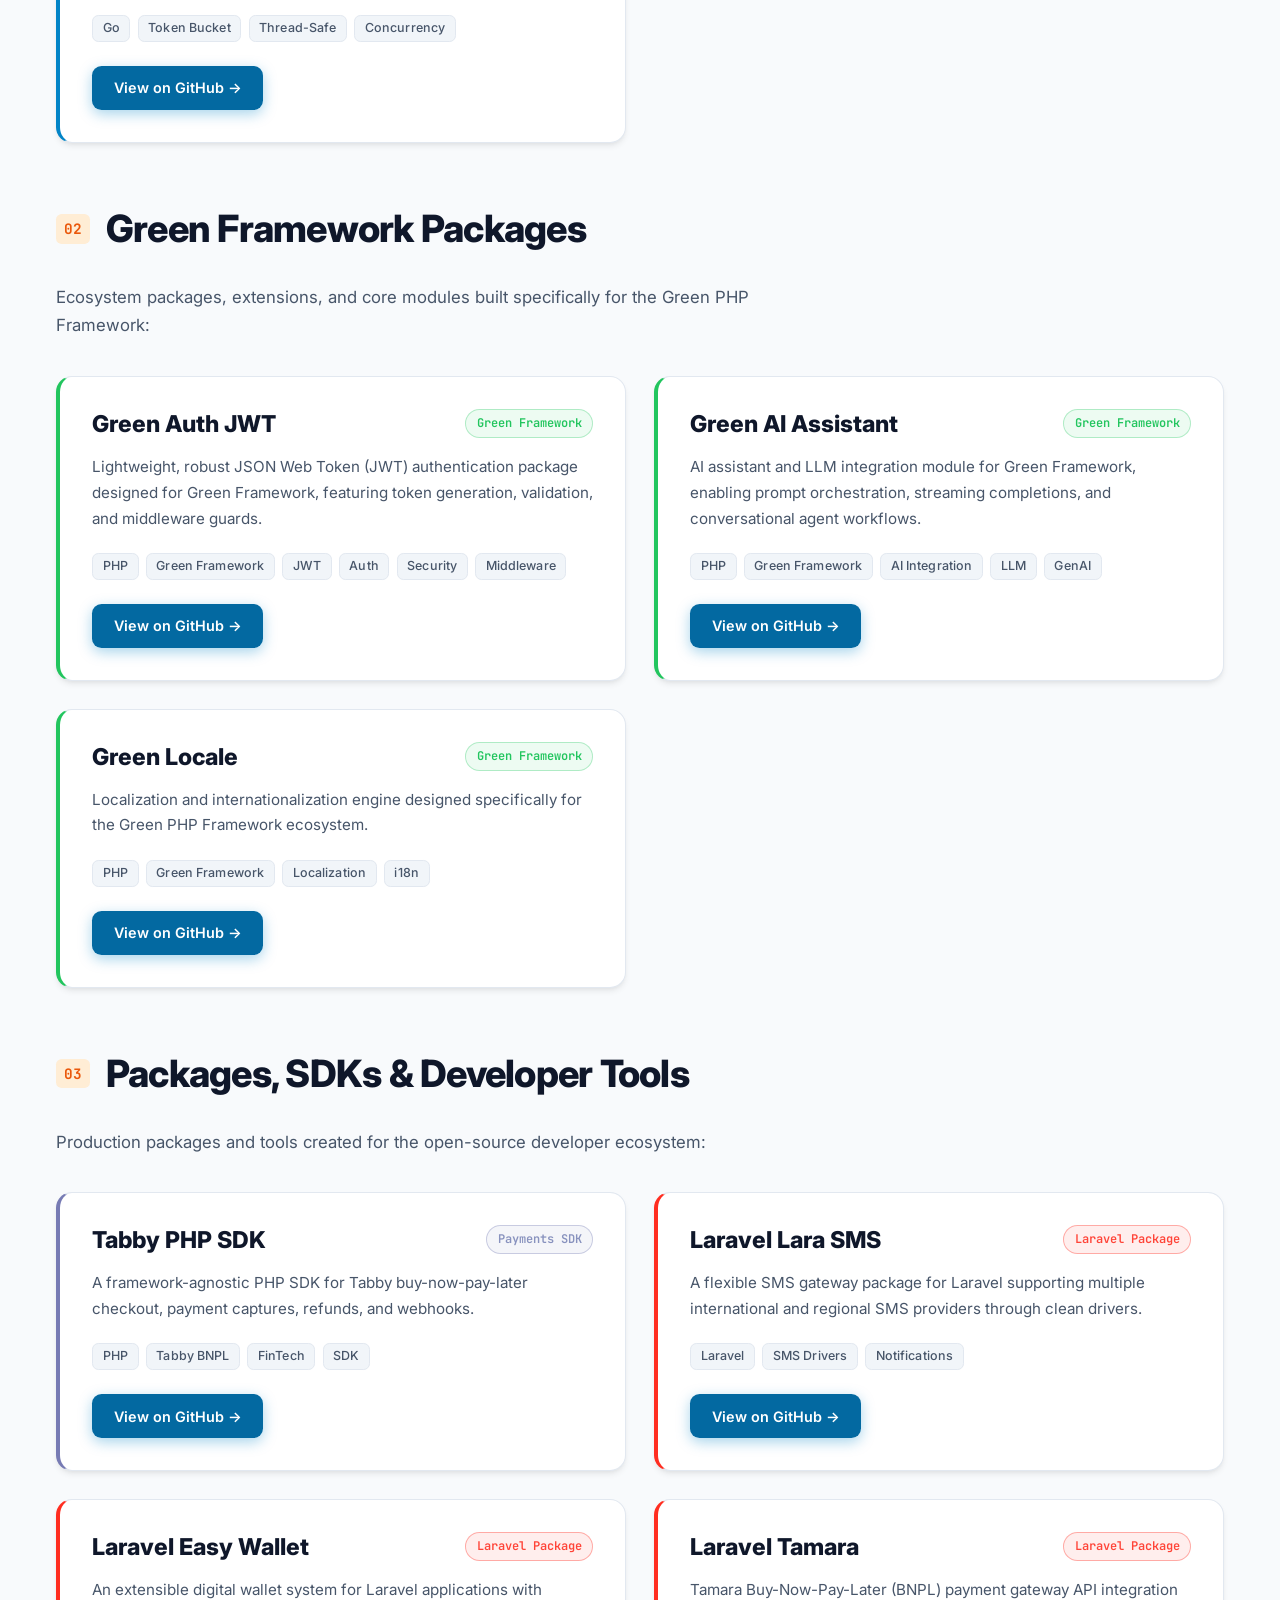
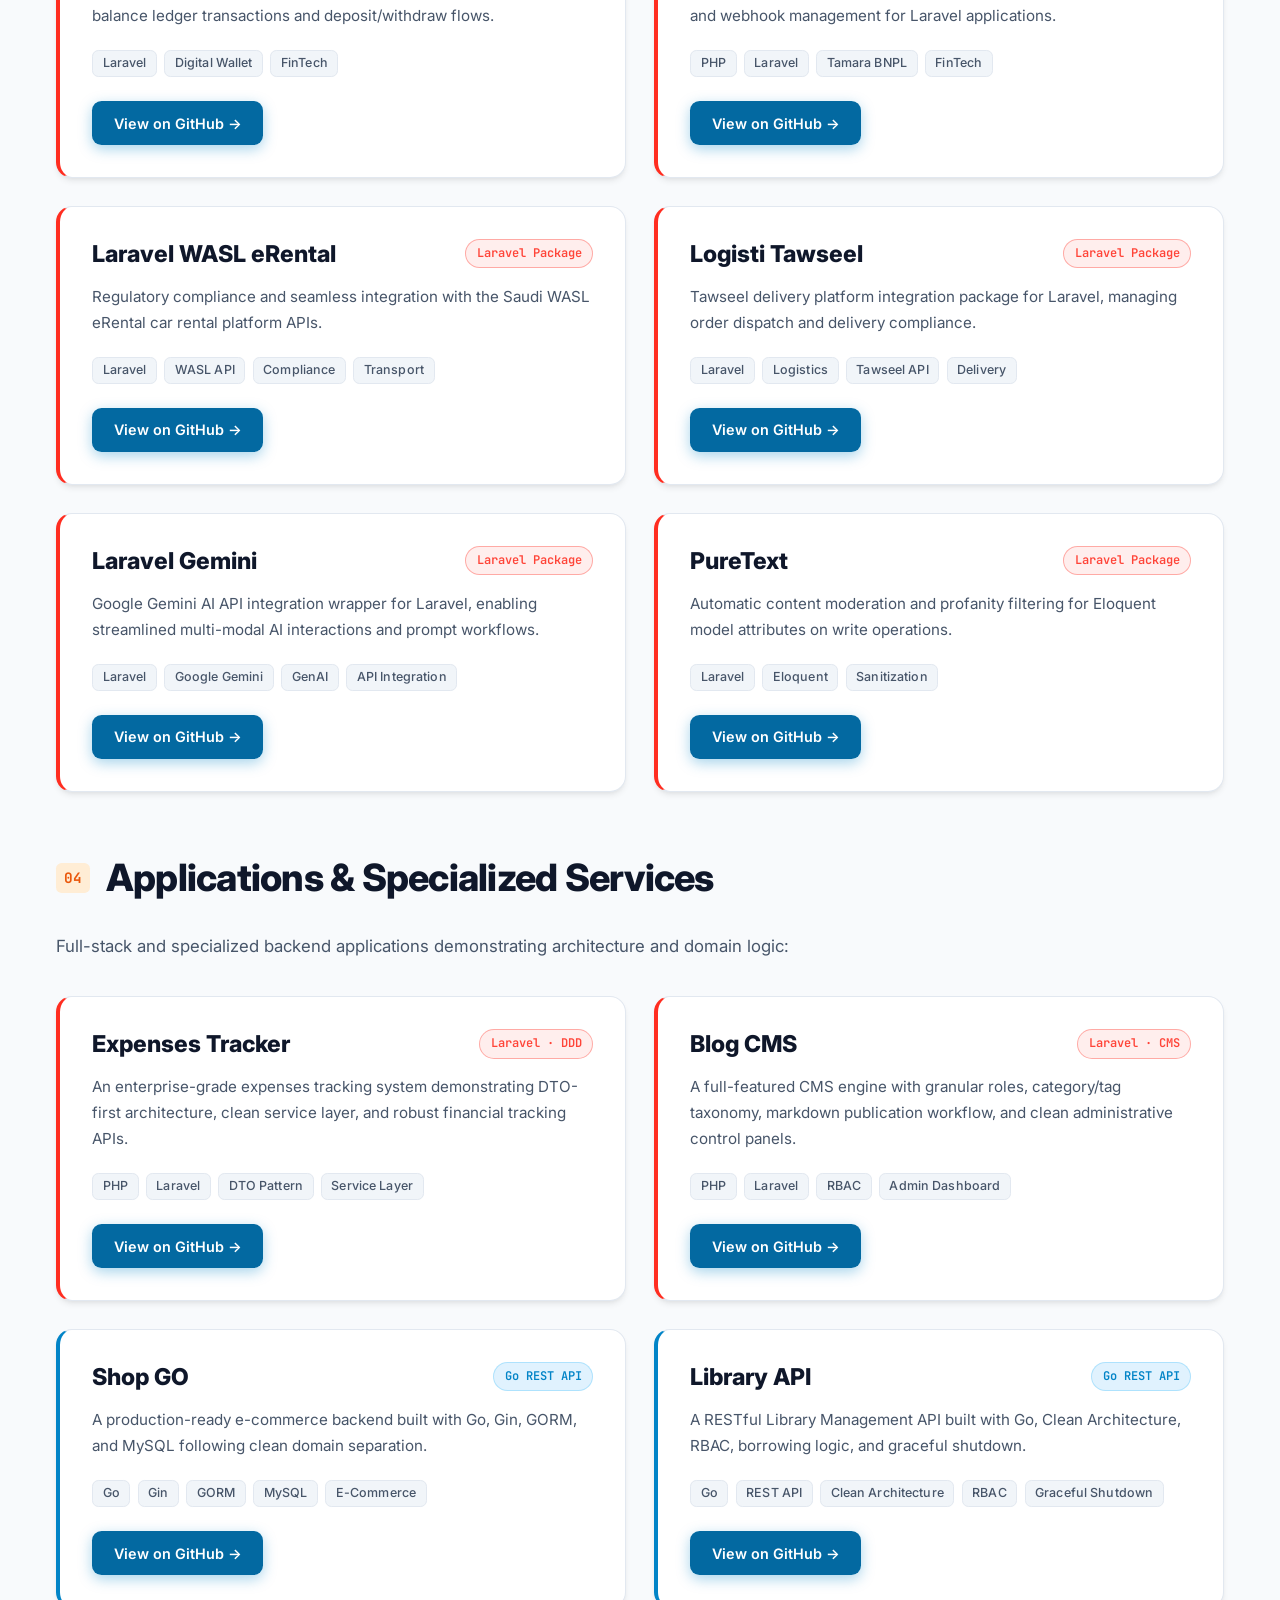
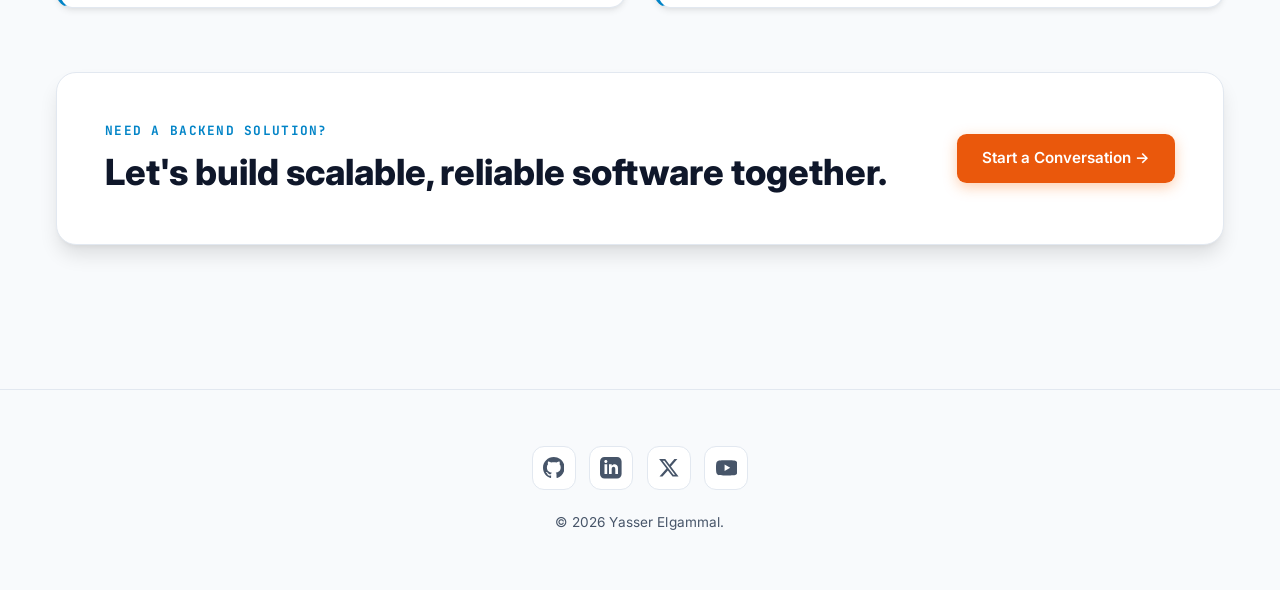
<file: projects.html>
<!DOCTYPE html>
<html lang="en">

<head>
  <meta charset="UTF-8" />
  <meta name="viewport" content="width=device-width, initial-scale=1.0" />
  <title>Projects &amp; Open Source | Yasser Elgammal</title>
  <meta name="description"
    content="Frameworks, open-source packages, libraries, and production platforms built by Yasser Elgammal including Green PHP Framework, Blue GO, and Rate Limiter." />
  <meta name="keywords"
    content="Yasser Elgammal projects, Green Framework, Blue GO, Rate Limiter Go, Laravel packages, Lara SMS, Easy Wallet, Tabby PHP SDK, Go REST APIs" />
  <meta name="author" content="Yasser Elgammal" />
  <link rel="canonical" href="https://yasserelgammal.github.io/projects.html" />
  <meta property="og:title" content="Projects &amp; Open Source | Yasser Elgammal" />
  <meta property="og:description" content="Frameworks, open-source packages, libraries, and production backends by Yasser Elgammal." />
  <meta property="og:image" content="https://yasserelgammal.github.io/assets/images/profile_pic_yasser_elgammal_512.jpg" />
  <meta property="og:url" content="https://yasserelgammal.github.io/projects.html" />
  <meta property="og:type" content="website" />
  <link rel="preconnect" href="https://fonts.googleapis.com" />
  <link rel="preconnect" href="https://fonts.gstatic.com" crossorigin />
  <link href="https://fonts.googleapis.com/css2?family=Inter:wght@400;500;600;700;800&family=JetBrains+Mono:wght@400;500;600;700&display=swap" rel="stylesheet" />
  <script>
    (function () {
      let savedTheme = null;
      try { savedTheme = localStorage.getItem('theme'); } catch (e) {}
      const prefersDark = window.matchMedia('(prefers-color-scheme: dark)').matches;
      document.documentElement.dataset.theme = savedTheme || (prefersDark ? 'dark' : 'light');
    })();
  </script>
  <link rel="stylesheet" href="assets/styles.css" />
  
</head>

<body>
  <a class="skip-link" href="#main-content">Skip to content</a>

  <!-- Navigation -->
  <header class="site-nav">
    <div class="max-w-6xl mx-auto px-6">
      <div class="site-nav-inner">
        <a href="index.html" class="site-brand" aria-label="Yasser Elgammal Home">
          YE <span>// projects</span>
        </a>
        <nav class="site-nav-links">
          <a href="index.html" class="nav-link">Home</a>
          <a href="about.html" class="nav-link"><span class="nav-short">About</span><span class="nav-full">About &amp; CV</span></a>
          <a href="projects.html" class="nav-link" aria-current="page"><span class="nav-short">Projects</span><span class="nav-full">Projects &amp; Open Source</span></a>
          <a href="contact.html" class="nav-link">Contact</a>
          <button type="button" class="theme-toggle" data-theme-toggle aria-label="Toggle theme">
            <svg class="theme-icon-sun" fill="none" stroke="currentColor" viewBox="0 0 24 24" aria-hidden="true">
              <path stroke-linecap="round" stroke-linejoin="round" stroke-width="2"
                d="M12 3v2m0 14v2m9-9h-2M5 12H3m15.36-6.36l-1.42 1.42M7.05 16.95l-1.41 1.41m12.72 0l-1.42-1.41M7.05 7.05L5.64 5.64M12 8a4 4 0 100 8 4 4 0 000-8z" />
            </svg>
            <svg class="theme-icon-moon" fill="none" stroke="currentColor" viewBox="0 0 24 24" aria-hidden="true">
              <path stroke-linecap="round" stroke-linejoin="round" stroke-width="2"
                d="M20.35 14.95A8.5 8.5 0 119.05 3.65 6.5 6.5 0 0020.35 14.95z" />
            </svg>
          </button>
        </nav>
      </div>
    </div>
  </header>

  <main id="main-content" tabindex="-1" class="pt-28 pb-16">
    <div class="max-w-6xl mx-auto px-6">
      <!-- Page Header -->
      <header style="margin-bottom: 3.5rem;">
        <span class="hero-kicker">ENGINEERING PORTFOLIO</span>
        <h1 class="hero-title">Projects &amp; Open Source</h1>
        <p class="hero-description" style="max-width: 48rem;">
          A curated catalog of open-source frameworks, algorithms, reusable packages, and production backend architectures built with Go and PHP.
        </p>
      </header>

      <!-- 01 Frameworks & Algorithms -->
      <section class="content-section" style="padding-top: 0;">
        <div class="section-heading-wrap">
          <span class="section-num">01</span>
          <h2 class="section-title">Frameworks &amp; Core Systems</h2>
        </div>
        <p class="section-lead">Custom frameworks and low-level tools built from first principles:</p>

        <div class="project-card-grid">
          <!-- Green PHP Framework -->
          <article class="project-item featured-green">
            <div>
              <div class="project-header">
                <h3>Green Framework</h3>
                <span class="project-tag">PHP Framework</span>
              </div>
              <dl class="case-study">
                <dt>The problem</dt>
                <dd>Provide a PHP framework with explicit dependencies and a predictable request lifecycle, keeping the core extensible without hiding application behavior behind excessive abstraction.</dd>
                <dt>My role</dt>
                <dd>Author of Green Core, implementing the framework's application lifecycle, routing, and supporting backend components.</dd>
                <dt>Architectural decision</dt>
                <dd>Separate route registration, matching, and dispatch; execute middleware as an onion pipeline; let the application container own service lifecycles; and separate ORM data models from persistence through Table Gateway and Data Mapper patterns.</dd>
              </dl>
              <div class="project-pills">
                <span class="project-pill">Routing</span>
                <span class="project-pill">IoC Container</span>
                <span class="project-pill">ORM / DB</span>
                <span class="project-pill">Queues</span>
                <span class="project-pill">Observers</span>
                <span class="project-pill">Seeders</span>
              </div>
            </div>
            <div class="project-actions">
              <a href="https://github.com/YasserElgammal/green-core" target="_blank" rel="noopener noreferrer" class="btn-primary">View on GitHub &rarr;</a>
              <a href="architecture.html" class="btn-outline">Architecture</a>
            </div>
          </article>

          <!-- Blue GO Framework -->
          <article class="project-item featured-go">
            <div>
              <div class="project-header">
                <h3>Blue GO Framework</h3>
                <span class="project-tag">Go Framework</span>
              </div>
              <dl class="case-study">
                <dt>The problem</dt>
                <dd>Provide reusable HTTP building blocks for Go REST APIs while leaving database, validation library, and application architecture choices to the developer.</dd>
                <dt>My role</dt>
                <dd>Creator and backend engineer, designing and implementing Blue GO and its HTTP request lifecycle.</dd>
                <dt>Architectural decision</dt>
                <dd>Build on net/http with separate app, router, HTTP, and middleware packages behind a root API. Combine JSON binding and centralized errors with composable middleware and an opt-in graceful shutdown helper with a ten-second drain timeout.</dd>
              </dl>
              <div class="project-pills">
                <span class="project-pill">Go</span>
                <span class="project-pill">REST APIs</span>
                <span class="project-pill">Middleware</span>
                <span class="project-pill">Graceful Shutdown</span>
                <span class="project-pill">CORS &amp; Logging</span>
              </div>
            </div>
            <div class="project-actions">
              <a href="https://github.com/YasserElgammal/blue-go" target="_blank" rel="noopener noreferrer" class="btn-primary">View on GitHub &rarr;</a>
            </div>
          </article>

          <!-- Rate Limiter Go -->
          <article class="project-item featured-go">
            <div>
              <div class="project-header">
                <h3>Rate Limiter Go Library</h3>
                <span class="project-tag">Go Algorithm</span>
              </div>
              <dl class="case-study">
                <dt>The problem</dt>
                <dd>Control traffic per IP, user ID, or API token while allowing short bursts and handling concurrent requests safely.</dd>
                <dt>My role</dt>
                <dd>Creator and Go developer, designing and implementing a reusable rate limiting library for Go applications.</dd>
                <dt>Architectural decision</dt>
                <dd>Separate Token Bucket logic from storage through a Store interface. Configure refill rate and burst capacity, track buckets per key, and use atomic updates in the shared in-memory store to coordinate concurrent limiter instances.</dd>
              </dl>
              <div class="project-pills">
                <span class="project-pill">Go</span>
                <span class="project-pill">Token Bucket</span>
                <span class="project-pill">Thread-Safe</span>
                <span class="project-pill">Concurrency</span>
              </div>
            </div>
            <div class="project-actions">
              <a href="https://github.com/YasserElgammal/rate-limiter" target="_blank" rel="noopener noreferrer" class="btn-primary">View on GitHub &rarr;</a>
            </div>
          </article>
        </div>
      </section>

      <!-- 02 Green Framework Packages -->
      <section class="content-section">
        <div class="section-heading-wrap">
          <span class="section-num">02</span>
          <h2 class="section-title">Green Framework Packages</h2>
        </div>
        <p class="section-lead">Ecosystem packages, extensions, and core modules built specifically for the Green PHP Framework:</p>

        <div class="project-card-grid">
          <!-- Green Auth JWT -->
          <article class="project-item featured-green">
            <div>
              <div class="project-header">
                <h3>Green Auth JWT</h3>
                <span class="project-tag">Green Framework</span>
              </div>
              <p>Lightweight, robust JSON Web Token (JWT) authentication package designed for Green Framework, featuring token generation, validation, and middleware guards.</p>
              <div class="project-pills">
                <span class="project-pill">PHP</span>
                <span class="project-pill">Green Framework</span>
                <span class="project-pill">JWT</span>
                <span class="project-pill">Auth</span>
                <span class="project-pill">Security</span>
                <span class="project-pill">Middleware</span>
              </div>
            </div>
            <div class="project-actions">
              <a href="https://github.com/YasserElgammal/green-auth-jwt" target="_blank" rel="noopener noreferrer" class="btn-primary">View on GitHub &rarr;</a>
            </div>
          </article>

          <!-- Green AI Assistant -->
          <article class="project-item featured-green">
            <div>
              <div class="project-header">
                <h3>Green AI Assistant</h3>
                <span class="project-tag">Green Framework</span>
              </div>
              <p>AI assistant and LLM integration module for Green Framework, enabling prompt orchestration, streaming completions, and conversational agent workflows.</p>
              <div class="project-pills">
                <span class="project-pill">PHP</span>
                <span class="project-pill">Green Framework</span>
                <span class="project-pill">AI Integration</span>
                <span class="project-pill">LLM</span>
                <span class="project-pill">GenAI</span>
              </div>
            </div>
            <div class="project-actions">
              <a href="https://github.com/YasserElgammal/green-ai-assistant" target="_blank" rel="noopener noreferrer" class="btn-primary">View on GitHub &rarr;</a>
            </div>
          </article>

          <!-- Green Locale -->
          <article class="project-item featured-green">
            <div>
              <div class="project-header">
                <h3>Green Locale</h3>
                <span class="project-tag">Green Framework</span>
              </div>
              <p>Localization and internationalization engine designed specifically for the Green PHP Framework ecosystem.</p>
              <div class="project-pills">
                <span class="project-pill">PHP</span>
                <span class="project-pill">Green Framework</span>
                <span class="project-pill">Localization</span>
                <span class="project-pill">i18n</span>
              </div>
            </div>
            <div class="project-actions">
              <a href="https://github.com/YasserElgammal/green-locale" target="_blank" rel="noopener noreferrer" class="btn-primary">View on GitHub &rarr;</a>
            </div>
          </article>
        </div>
      </section>

      <!-- 03 Packages, SDKs & Developer Tools -->
      <section class="content-section">
        <div class="section-heading-wrap">
          <span class="section-num">03</span>
          <h2 class="section-title">Packages, SDKs &amp; Developer Tools</h2>
        </div>
        <p class="section-lead">Production packages and tools created for the open-source developer ecosystem:</p>

        <div class="project-card-grid">
          <!-- Tabby PHP SDK -->
          <article class="project-item featured-php">
            <div>
              <div class="project-header">
                <h3>Tabby PHP SDK</h3>
                <span class="project-tag">Payments SDK</span>
              </div>
              <p>A framework-agnostic PHP SDK for Tabby buy-now-pay-later checkout, payment captures, refunds, and webhooks.</p>
              <div class="project-pills">
                <span class="project-pill">PHP</span>
                <span class="project-pill">Tabby BNPL</span>
                <span class="project-pill">FinTech</span>
                <span class="project-pill">SDK</span>
              </div>
            </div>
            <div class="project-actions">
              <a href="https://github.com/YasserElgammal/tabby-php" target="_blank" rel="noopener noreferrer" class="btn-primary">View on GitHub &rarr;</a>
            </div>
          </article>

          <!-- Laravel Lara SMS -->
          <article class="project-item featured-laravel">
            <div>
              <div class="project-header">
                <h3>Laravel Lara SMS</h3>
                <span class="project-tag">Laravel Package</span>
              </div>
              <p>A flexible SMS gateway package for Laravel supporting multiple international and regional SMS providers through clean drivers.</p>
              <div class="project-pills">
                <span class="project-pill">Laravel</span>
                <span class="project-pill">SMS Drivers</span>
                <span class="project-pill">Notifications</span>
              </div>
            </div>
            <div class="project-actions">
              <a href="https://github.com/YasserElgammal/lara-sms" target="_blank" rel="noopener noreferrer" class="btn-primary">View on GitHub &rarr;</a>
            </div>
          </article>

          <!-- Laravel Easy Wallet -->
          <article class="project-item featured-laravel">
            <div>
              <div class="project-header">
                <h3>Laravel Easy Wallet</h3>
                <span class="project-tag">Laravel Package</span>
              </div>
              <p>An extensible digital wallet system for Laravel applications with balance ledger transactions and deposit/withdraw flows.</p>
              <div class="project-pills">
                <span class="project-pill">Laravel</span>
                <span class="project-pill">Digital Wallet</span>
                <span class="project-pill">FinTech</span>
              </div>
            </div>
            <div class="project-actions">
              <a href="https://github.com/YasserElgammal/laravel-easy-wallet" target="_blank" rel="noopener noreferrer" class="btn-primary">View on GitHub &rarr;</a>
            </div>
          </article>

          <!-- Laravel Tamara -->
          <article class="project-item featured-laravel">
            <div>
              <div class="project-header">
                <h3>Laravel Tamara</h3>
                <span class="project-tag">Laravel Package</span>
              </div>
              <p>Tamara Buy-Now-Pay-Later (BNPL) payment gateway API integration and webhook management for Laravel applications.</p>
              <div class="project-pills">
                <span class="project-pill">PHP</span>
                <span class="project-pill">Laravel</span>
                <span class="project-pill">Tamara BNPL</span>
                <span class="project-pill">FinTech</span>
              </div>
            </div>
            <div class="project-actions">
              <a href="https://github.com/YasserElgammal/laravel-tamara" target="_blank" rel="noopener noreferrer" class="btn-primary">View on GitHub &rarr;</a>
            </div>
          </article>

          <!-- Laravel WASL eRental -->
          <article class="project-item featured-laravel">
            <div>
              <div class="project-header">
                <h3>Laravel WASL eRental</h3>
                <span class="project-tag">Laravel Package</span>
              </div>
              <p>Regulatory compliance and seamless integration with the Saudi WASL eRental car rental platform APIs.</p>
              <div class="project-pills">
                <span class="project-pill">Laravel</span>
                <span class="project-pill">WASL API</span>
                <span class="project-pill">Compliance</span>
                <span class="project-pill">Transport</span>
              </div>
            </div>
            <div class="project-actions">
              <a href="https://github.com/YasserElgammal/laravel-wasl-erental" target="_blank" rel="noopener noreferrer" class="btn-primary">View on GitHub &rarr;</a>
            </div>
          </article>

          <!-- Logisti Tawseel -->
          <article class="project-item featured-laravel">
            <div>
              <div class="project-header">
                <h3>Logisti Tawseel</h3>
                <span class="project-tag">Laravel Package</span>
              </div>
              <p>Tawseel delivery platform integration package for Laravel, managing order dispatch and delivery compliance.</p>
              <div class="project-pills">
                <span class="project-pill">Laravel</span>
                <span class="project-pill">Logistics</span>
                <span class="project-pill">Tawseel API</span>
                <span class="project-pill">Delivery</span>
              </div>
            </div>
            <div class="project-actions">
              <a href="https://github.com/YasserElgammal/logisti-tawseel" target="_blank" rel="noopener noreferrer" class="btn-primary">View on GitHub &rarr;</a>
            </div>
          </article>

          <!-- Laravel Gemini -->
          <article class="project-item featured-laravel">
            <div>
              <div class="project-header">
                <h3>Laravel Gemini</h3>
                <span class="project-tag">Laravel Package</span>
              </div>
              <p>Google Gemini AI API integration wrapper for Laravel, enabling streamlined multi-modal AI interactions and prompt workflows.</p>
              <div class="project-pills">
                <span class="project-pill">Laravel</span>
                <span class="project-pill">Google Gemini</span>
                <span class="project-pill">GenAI</span>
                <span class="project-pill">API Integration</span>
              </div>
            </div>
            <div class="project-actions">
              <a href="https://github.com/YasserElgammal/laravel-gemini" target="_blank" rel="noopener noreferrer" class="btn-primary">View on GitHub &rarr;</a>
            </div>
          </article>

          <!-- PureText -->
          <article class="project-item featured-laravel">
            <div>
              <div class="project-header">
                <h3>PureText</h3>
                <span class="project-tag">Laravel Package</span>
              </div>
              <p>Automatic content moderation and profanity filtering for Eloquent model attributes on write operations.</p>
              <div class="project-pills">
                <span class="project-pill">Laravel</span>
                <span class="project-pill">Eloquent</span>
                <span class="project-pill">Sanitization</span>
              </div>
            </div>
            <div class="project-actions">
              <a href="https://github.com/YasserElgammal/pure-text" target="_blank" rel="noopener noreferrer" class="btn-primary">View on GitHub &rarr;</a>
            </div>
          </article>
        </div>
      </section>

      <!-- 04 Applications & Specialized Services -->
      <section class="content-section">
        <div class="section-heading-wrap">
          <span class="section-num">04</span>
          <h2 class="section-title">Applications &amp; Specialized Services</h2>
        </div>
        <p class="section-lead">Full-stack and specialized backend applications demonstrating architecture and domain logic:</p>

        <div class="project-card-grid">
          <!-- Expenses Tracker -->
          <article class="project-item featured-laravel">
            <div>
              <div class="project-header">
                <h3>Expenses Tracker</h3>
                <span class="project-tag">Laravel &middot; DDD</span>
              </div>
              <p>An enterprise-grade expenses tracking system demonstrating DTO-first architecture, clean service layer, and robust financial tracking APIs.</p>
              <div class="project-pills">
                <span class="project-pill">PHP</span>
                <span class="project-pill">Laravel</span>
                <span class="project-pill">DTO Pattern</span>
                <span class="project-pill">Service Layer</span>
              </div>
            </div>
            <div class="project-actions">
              <a href="https://github.com/yasserelgammal/expenses-tracker" target="_blank" rel="noopener noreferrer" class="btn-primary">View on GitHub &rarr;</a>
            </div>
          </article>

          <!-- Blog CMS -->
          <article class="project-item featured-laravel">
            <div>
              <div class="project-header">
                <h3>Blog CMS</h3>
                <span class="project-tag">Laravel &middot; CMS</span>
              </div>
              <p>A full-featured CMS engine with granular roles, category/tag taxonomy, markdown publication workflow, and clean administrative control panels.</p>
              <div class="project-pills">
                <span class="project-pill">PHP</span>
                <span class="project-pill">Laravel</span>
                <span class="project-pill">RBAC</span>
                <span class="project-pill">Admin Dashboard</span>
              </div>
            </div>
            <div class="project-actions">
              <a href="https://github.com/yasserelgammal/blog-cms" target="_blank" rel="noopener noreferrer" class="btn-primary">View on GitHub &rarr;</a>
            </div>
          </article>
                    <!-- Shop GO -->
          <article class="project-item featured-go">
            <div>
              <div class="project-header">
                <h3>Shop GO</h3>
                <span class="project-tag">Go REST API</span>
              </div>
              <p>A production-ready e-commerce backend built with Go, Gin, GORM, and MySQL following clean domain separation.</p>
              <div class="project-pills">
                <span class="project-pill">Go</span>
                <span class="project-pill">Gin</span>
                <span class="project-pill">GORM</span>
                <span class="project-pill">MySQL</span>
                <span class="project-pill">E-Commerce</span>
              </div>
            </div>
            <div class="project-actions">
              <a href="https://github.com/YasserElgammal/shop-go" target="_blank" rel="noopener noreferrer" class="btn-primary">View on GitHub &rarr;</a>
            </div>
          </article>

          <!-- Library API (Go) -->
          <article class="project-item featured-go">
            <div>
              <div class="project-header">
                <h3>Library API</h3>
                <span class="project-tag">Go REST API</span>
              </div>
              <p>A RESTful Library Management API built with Go, Clean Architecture, RBAC, borrowing logic, and graceful shutdown.</p>
              <div class="project-pills">
                <span class="project-pill">Go</span>
                <span class="project-pill">REST API</span>
                <span class="project-pill">Clean Architecture</span>
                <span class="project-pill">RBAC</span>
                <span class="project-pill">Graceful Shutdown</span>
              </div>
            </div>
            <div class="project-actions">
              <a href="https://github.com/YasserElgammal/library-go" target="_blank" rel="noopener noreferrer" class="btn-primary">View on GitHub &rarr;</a>
            </div>
          </article>
        </div>
      </section>

      <!-- CTA Card -->
      <div class="cta-card">
        <div>
          <span>Need a Backend Solution?</span>
          <h2>Let's build scalable, reliable software together.</h2>
        </div>
        <div class="cta-actions">
          <a href="contact.html" class="btn-secondary">Start a Conversation &rarr;</a>
        </div>
      </div>
    </div>
  </main>

  <footer class="site-footer">
    <div class="footer-socials">
      <a href="https://github.com/yasserelgammal" target="_blank" rel="noopener noreferrer" class="footer-social-link" aria-label="GitHub Profile" title="GitHub">
        <svg viewBox="0 0 24 24" aria-hidden="true" width="22" height="22">
          <path d="M12 0c-6.626 0-12 5.373-12 12 0 5.302 3.438 9.8 8.207 11.387.599.111.793-.261.793-.577v-2.234c-3.338.726-4.033-1.416-4.033-1.416-.546-1.387-1.333-1.756-1.333-1.756-1.089-.745.083-.729.083-.729 1.205.084 1.839 1.237 1.839 1.237 1.07 1.834 2.807 1.304 3.492.997.107-.775.418-1.305.762-1.604-2.665-.305-5.467-1.334-5.467-5.931 0-1.311.469-2.381 1.236-3.221-.124-.303-.535-1.524.117-3.176 0 0 1.008-.322 3.301 1.23.957-.266 1.983-.399 3.003-.404 1.02.005 2.047.138 3.006.404 2.291-1.552 3.297-1.23 3.297-1.23.653 1.653.242 2.874.118 3.176.77.84 1.235 1.911 1.235 3.221 0 4.609-2.807 5.624-5.479 5.921.43.372.823 1.102.823 2.222v3.293c0 .319.192.694.801.576 4.765-1.589 8.199-6.086 8.199-11.386 0-6.627-5.373-12-12-12z"/>
        </svg>
      </a>
      <a href="https://linkedin.com/in/elgammal" target="_blank" rel="noopener noreferrer" class="footer-social-link" aria-label="LinkedIn Profile" title="LinkedIn">
        <svg viewBox="0 0 24 24" aria-hidden="true" width="22" height="22">
          <path d="M19 0h-14c-2.761 0-5 2.239-5 5v14c0 2.761 2.239 5 5 5h14c2.762 0 5-2.239 5-5v-14c0-2.761-2.238-5-5-5zm-11 19h-3v-11h3v11zm-1.5-12.268c-.966 0-1.75-.79-1.75-1.764s.784-1.764 1.75-1.764 1.75.79 1.75 1.764-.783 1.764-1.75 1.764zm13.5 12.268h-3v-5.604c0-3.368-4-3.113-4 0v5.604h-3v-11h3v1.765c1.396-2.586 7-2.777 7 2.476v6.759z"/>
        </svg>
      </a>
      <a href="https://twitter.com/yasserelgammal" target="_blank" rel="noopener noreferrer" class="footer-social-link" aria-label="X / Twitter Profile" title="X (Twitter)">
        <svg viewBox="0 0 24 24" aria-hidden="true" width="22" height="22">
          <path d="M18.244 2.25h3.308l-7.227 8.26 8.502 11.24H16.17l-5.214-6.817L4.99 21.75H1.68l7.73-8.835L1.254 2.25H8.08l4.713 6.231zm-1.161 17.52h1.833L7.084 4.126H5.117z"/>
        </svg>
      </a>
      <a href="https://youtube.com/@yasser.elgammal" target="_blank" rel="noopener noreferrer" class="footer-social-link" aria-label="YouTube Channel" title="YouTube">
        <svg viewBox="0 0 24 24" aria-hidden="true" width="22" height="22">
          <path d="M23.498 6.186a3.016 3.016 0 0 0-2.122-2.136C19.505 3.545 12 3.545 12 3.545s-7.505 0-9.377.505A3.017 3.017 0 0 0 .502 6.186C0 8.07 0 12 0 12s0 3.93.502 5.814a3.016 3.016 0 0 0 2.122 2.136c1.871.505 9.376.505 9.376.505s7.505 0 9.377-.505a3.015 3.015 0 0 0 2.122-2.136C24 15.93 24 12 24 12s0-3.93-.502-5.814zM9.545 15.568V8.432L15.818 12l-6.273 3.568z"/>
        </svg>
      </a>
    </div>
    <p>&copy; <span id="year"></span> Yasser Elgammal.</p>
  </footer>

  <script src="assets/js/theme.min.js" defer></script>
  <script>
    document.getElementById('year').textContent = new Date().getFullYear();
  </script>
<script src="assets/js/page-transition.js" defer></script>
</body>

</html>
</file>
<file: assets/styles.css>
/* ==========================================================================
   YASSER ELGAMMAL - BACKEND SOFTWARE ENGINEER PORTFOLIO
   Clean Architecture, Performance-first, Minimalist Tech Design System
   ========================================================================== */

:root {
    color-scheme: dark;
    --color-background: #0b1120;
    --color-home-gradient:
        radial-gradient(circle at 16% 10%, rgba(37, 99, 235, 0.18), transparent 32rem),
        radial-gradient(circle at 84% 20%, rgba(249, 115, 22, 0.12), transparent 28rem),
        linear-gradient(180deg, #0b1120 0%, #0f172a 100%);
    --color-surface: #131d33;
    --color-surface-nav: rgba(11, 17, 32, 0.88);
    --color-surface-muted: #1e293b;
    --color-border: rgba(148, 163, 184, 0.22);
    --color-border-hover: rgba(96, 165, 250, 0.45);
    --color-text: #f8fafc;
    --color-text-muted: #94a3b8;
    --color-text-subtle: #94a3b8;
    --color-primary: #38bdf8;
    --color-primary-strong: #0284c7;
    --color-primary-soft: rgba(56, 189, 248, 0.12);
    --color-accent: #f97316;
    --color-accent-strong: #ea580c;
    --color-accent-soft: rgba(249, 115, 22, 0.15);
    --shadow-surface: 0 10px 25px -5px rgba(0, 0, 0, 0.4), 0 8px 10px -6px rgba(0, 0, 0, 0.3);
    --shadow-surface-hover: 0 20px 35px -5px rgba(0, 0, 0, 0.5), 0 12px 15px -6px rgba(0, 0, 0, 0.4);
}

:root[data-theme="light"] {
    color-scheme: light;
    --color-background: #f8fafc;
    --color-home-gradient:
        radial-gradient(circle at 12% 10%, rgba(56, 189, 248, 0.12), transparent 30rem),
        radial-gradient(circle at 88% 22%, rgba(249, 115, 22, 0.08), transparent 26rem),
        linear-gradient(180deg, #f8fafc 0%, #f1f5f9 100%);
    --color-surface: #ffffff;
    --color-surface-nav: rgba(255, 255, 255, 0.92);
    --color-surface-muted: #f1f5f9;
    --color-border: #e2e8f0;
    --color-border-hover: #93c5fd;
    --color-text: #0f172a;
    --color-text-muted: #475569;
    --color-text-subtle: #475569;
    --color-primary: #0284c7;
    --color-primary-strong: #0369a1;
    --color-primary-soft: #e0f2fe;
    --color-accent: #ea580c;
    --color-accent-strong: #c2410c;
    --color-accent-soft: #ffedd5;
    --shadow-surface: 0 4px 6px -1px rgba(0, 0, 0, 0.08), 0 2px 4px -2px rgba(0, 0, 0, 0.05);
    --shadow-surface-hover: 0 12px 20px -3px rgba(0, 0, 0, 0.12), 0 4px 6px -4px rgba(0, 0, 0, 0.08);
}

*,
*::before,
*::after {
    box-sizing: border-box;
}

* {
    font-family: 'Inter', -apple-system, BlinkMacSystemFont, 'Segoe UI', Roboto, sans-serif;
}

html {
    /* Offset anchor-link scroll by navbar height so content isn't hidden under it */
    scroll-padding-top: 72px;
}

body {
    margin: 0;
    background-color: var(--color-background);
    background-image: var(--color-home-gradient);
    background-attachment: fixed;
    color: var(--color-text);
    line-height: 1.6;
    transition: background-color 0.25s ease, color 0.25s ease;
}

a {
    color: inherit;
    text-decoration: none;
}

h1,
h2,
h3,
h4,
p {
    margin: 0;
}

button,
input,
textarea {
    font: inherit;
}

button {
    cursor: pointer;
}

/* Accessibility */
.skip-link {
    position: fixed;
    top: 0.75rem;
    left: 0.75rem;
    z-index: 100;
    padding: 0.75rem 1.25rem;
    color: #ffffff;
    background: var(--color-primary-strong);
    border-radius: 0.5rem;
    font-weight: 600;
    transform: translateY(calc(-100% - 1rem));
    transition: transform 0.2s ease;
}

.skip-link:focus {
    transform: translateY(0);
}

.sr-only {
    position: absolute;
    width: 1px;
    height: 1px;
    padding: 0;
    margin: -1px;
    overflow: hidden;
    clip: rect(0, 0, 0, 0);
    white-space: nowrap;
    border-width: 0;
}

/* Common Layout Utilities */
.max-w-6xl {
    max-width: 76rem;
}

.mx-auto {
    margin-left: auto;
    margin-right: auto;
}

.px-4 {
    padding-left: 1rem;
    padding-right: 1rem;
}

.px-6 {
    padding-left: 1.5rem;
    padding-right: 1.5rem;
}

.pt-28 {
    padding-top: 7rem;
}

.pb-16 {
    padding-bottom: 4rem;
}

.pb-20 {
    padding-bottom: 5rem;
}

.flex {
    display: flex;
}

.grid {
    display: grid;
}

.items-center {
    align-items: center;
}

.justify-between {
    justify-content: space-between;
}

.gap-3 {
    gap: 0.75rem;
}

.gap-4 {
    gap: 1rem;
}

.gap-6 {
    gap: 1.5rem;
}

.gap-8 {
    gap: 2rem;
}

.text-center {
    text-align: center;
}

/* Navigation */
.site-nav {
    position: fixed;
    top: 0;
    left: 0;
    right: 0;
    z-index: 50;
    background: var(--color-surface-nav);
    backdrop-filter: blur(14px);
    border-bottom: 1px solid var(--color-border);
    transition: background 0.25s ease, border-color 0.25s ease;
}

.site-nav-inner {
    display: flex;
    justify-content: space-between;
    align-items: center;
    padding: 0.9rem 0;
}

.site-brand {
    font-size: 1.25rem;
    font-weight: 800;
    letter-spacing: -0.02em;
    color: var(--color-primary);
    display: flex;
    align-items: center;
    gap: 0.4rem;
}

.site-brand span {
    font-family: 'JetBrains Mono', monospace;
    font-size: 0.85rem;
    color: var(--color-accent);
}

.site-nav-links {
    display: flex;
    align-items: center;
    gap: 2rem;
    font-size: 0.95rem;
    font-weight: 500;
}

.nav-link {
    color: var(--color-text-muted);
    position: relative;
    padding: 0.25rem 0;
    transition: color 0.2s ease;
}

.nav-link:hover,
.nav-link[aria-current="page"] {
    color: var(--color-text);
}

.nav-link[aria-current="page"]::after {
    content: '';
    position: absolute;
    bottom: -4px;
    left: 0;
    width: 100%;
    height: 2px;
    background: var(--color-accent);
    border-radius: 999px;
}

.nav-short {
    display: none;
}

.nav-full {
    display: inline;
}

.theme-toggle {
    width: 2.35rem;
    height: 2.35rem;
    display: inline-flex;
    align-items: center;
    justify-content: center;
    border: 1px solid var(--color-border);
    border-radius: 999px;
    background: var(--color-surface-muted);
    color: var(--color-text);
    transition: all 0.2s ease;
}

.theme-toggle:hover {
    border-color: var(--color-border-hover);
    transform: translateY(-1px);
}

.theme-toggle svg {
    width: 1.15rem;
    height: 1.15rem;
}

.theme-toggle .theme-icon-moon {
    display: block;
}

.theme-toggle .theme-icon-sun {
    display: none;
}

:root[data-theme="light"] .theme-toggle .theme-icon-moon {
    display: none;
}

:root[data-theme="light"] .theme-toggle .theme-icon-sun {
    display: block;
}

/* Buttons & Interactive Elements */
.btn-primary,
.btn-secondary,
.btn-outline {
    display: inline-flex;
    align-items: center;
    justify-content: center;
    gap: 0.5rem;
    border: 0;
    font-weight: 600;
    padding: 0.75rem 1.6rem;
    border-radius: 0.6rem;
    transition: all 0.2s ease;
    font-size: 0.95rem;
}

.btn-primary {
    background: var(--color-primary-strong);
    color: #ffffff;
    box-shadow: 0 4px 14px rgba(2, 132, 199, 0.35);
}

.btn-primary:hover {
    background: var(--color-primary);
    transform: translateY(-2px);
    box-shadow: 0 8px 20px rgba(2, 132, 199, 0.45);
}

.btn-secondary {
    background: var(--color-accent);
    color: #ffffff;
    box-shadow: 0 4px 14px rgba(249, 115, 22, 0.35);
}

.btn-secondary:hover {
    background: var(--color-accent-strong);
    transform: translateY(-2px);
    box-shadow: 0 8px 20px rgba(249, 115, 22, 0.45);
}

.btn-outline {
    background: var(--color-surface);
    color: var(--color-text);
    border: 1px solid var(--color-border);
}

.btn-outline:hover {
    border-color: var(--color-border-hover);
    background: var(--color-surface-muted);
    transform: translateY(-2px);
}

/* Hero Section */
.hero-container {
    padding-top: 7rem;
    padding-bottom: 4rem;
}

.hero-kicker {
    display: inline-flex;
    align-items: center;
    gap: 0.5rem;
    font-family: 'JetBrains Mono', monospace;
    font-size: 0.8rem;
    font-weight: 600;
    color: var(--color-primary);
    background: var(--color-primary-soft);
    border: 1px solid rgba(56, 189, 248, 0.25);
    padding: 0.3rem 0.8rem;
    border-radius: 999px;
    margin-bottom: 1.25rem;
    text-transform: uppercase;
    letter-spacing: 0.05em;
}

.hero-title {
    font-size: clamp(2.5rem, 5.5vw, 4.25rem);
    font-weight: 800;
    line-height: 1.1;
    letter-spacing: -0.03em;
    color: var(--color-text);
    margin-bottom: 1rem;
}

.hero-subtitle {
    font-size: clamp(1.2rem, 2.5vw, 1.75rem);
    font-weight: 600;
    color: var(--color-accent);
    margin-bottom: 1.5rem;
}

.hero-description {
    font-size: 1.125rem;
    line-height: 1.8;
    color: var(--color-text-muted);
    max-width: 44rem;
    margin-bottom: 2rem;
}

/* Metric / Highlight Badges Bar */
.highlights-strip {
    display: flex;
    justify-content: center;
    flex-wrap: wrap;
    gap: 1.25rem;
    margin: 2.5rem 0 3.5rem;
}

.highlight-box {
    background: var(--color-surface);
    border: 1px solid var(--color-border);
    border-radius: 0.75rem;
    padding: 1.25rem 1.5rem;
    box-shadow: var(--shadow-surface);
    transition: transform 0.2s ease, border-color 0.2s ease;
    flex: 0 1 250px;
}

.highlight-box:hover {
    transform: translateY(-2px);
    border-color: var(--color-border-hover);
}

.highlight-val {
    font-family: 'JetBrains Mono', monospace;
    font-size: 1.85rem;
    font-weight: 800;
    color: var(--color-primary);
    line-height: 1;
    margin-bottom: 0.4rem;
}

.highlight-title {
    font-weight: 700;
    font-size: 0.95rem;
    color: var(--color-text);
    margin-bottom: 0.25rem;
}

.highlight-sub {
    font-size: 0.8rem;
    color: var(--color-text-subtle);
}

/* Section Common Styling */
.content-section {
    padding-top: 5rem;
    padding-bottom: 2rem;
}

.section-heading-wrap {
    display: flex;
    align-items: center;
    gap: 1rem;
    margin-bottom: 1.5rem;
}

.section-num {
    font-family: 'JetBrains Mono', monospace;
    font-size: 0.9rem;
    font-weight: 700;
    color: var(--color-accent);
    background: var(--color-accent-soft);
    padding: 0.2rem 0.5rem;
    border-radius: 0.35rem;
}

.section-title {
    font-size: clamp(1.75rem, 3.5vw, 2.35rem);
    font-weight: 800;
    letter-spacing: -0.02em;
    color: var(--color-text);
}

.section-lead {
    font-size: 1.05rem;
    line-height: 1.7;
    color: var(--color-text-muted);
    max-width: 46rem;
    margin-bottom: 2.25rem;
}

/* Frameworks Showcase Grid */
.framework-duo-grid {
    display: grid;
    grid-template-columns: repeat(2, minmax(0, 1fr));
    gap: 1.75rem;
    margin-bottom: 2.5rem;
}

.framework-card {
    background: var(--color-surface);
    border: 1px solid var(--color-border);
    border-radius: 1rem;
    padding: 2.25rem;
    box-shadow: var(--shadow-surface);
    display: flex;
    flex-direction: column;
    justify-content: space-between;
    transition: transform 0.25s ease, border-color 0.25s ease, box-shadow 0.25s ease;
    position: relative;
    overflow: hidden;
}

.framework-card:hover {
    transform: translateY(-4px);
    border-color: var(--color-border-hover);
    box-shadow: var(--shadow-surface-hover);
}

.framework-card.green-accent {
    border-top: 4px solid #22c55e;
}

.framework-card.blue-accent {
    border-top: 4px solid #38bdf8;
}

.framework-badge {
    font-family: 'JetBrains Mono', monospace;
    font-size: 0.75rem;
    font-weight: 600;
    text-transform: uppercase;
    letter-spacing: 0.05em;
    padding: 0.25rem 0.65rem;
    border-radius: 999px;
    width: fit-content;
    margin-bottom: 1rem;
}

.badge-green {
    background: rgba(34, 197, 94, 0.12);
    color: #22c55e;
    border: 1px solid rgba(34, 197, 94, 0.25);
}

.badge-blue {
    background: rgba(56, 189, 248, 0.12);
    color: #38bdf8;
    border: 1px solid rgba(56, 189, 248, 0.25);
}

:root[data-theme="light"] .badge-green {
    background: rgba(22, 163, 74, 0.08);
    color: #15803d;
    border: 1px solid rgba(22, 163, 74, 0.25);
}

:root[data-theme="light"] .badge-blue {
    background: rgba(2, 132, 199, 0.08);
    color: #0369a1;
    border: 1px solid rgba(2, 132, 199, 0.25);
}

.framework-card h3 {
    font-size: 1.65rem;
    font-weight: 800;
    color: var(--color-text);
    margin-bottom: 0.75rem;
}

.framework-card p {
    color: var(--color-text-muted);
    font-size: 0.98rem;
    line-height: 1.7;
    margin-bottom: 1.5rem;
}

.framework-pills {
    display: flex;
    flex-wrap: wrap;
    gap: 0.45rem;
    margin-bottom: 1.75rem;
}

.f-pill {
    font-size: 0.78rem;
    padding: 0.25rem 0.65rem;
    border-radius: 0.4rem;
    background: var(--color-surface-muted);
    color: var(--color-text-muted);
    border: 1px solid var(--color-border);
    font-family: 'JetBrains Mono', monospace;
}

.framework-actions {
    display: flex;
    gap: 0.75rem;
    align-items: center;
    margin-top: auto;
}

.framework-highlights-list {
    list-style: none;
    padding: 0;
    margin: 0 0 1.5rem 0;
    display: flex;
    flex-direction: column;
    gap: 0.5rem;
}

.framework-highlights-list li {
    font-size: 0.88rem;
    line-height: 1.5;
    color: var(--color-text-muted);
    position: relative;
    padding-left: 1.25rem;
}

.framework-highlights-list li::before {
    content: "▹";
    position: absolute;
    left: 0;
    top: 0;
    font-weight: 700;
}

.framework-card.green-accent .framework-highlights-list li::before {
    color: #22c55e;
}

.framework-card.blue-accent .framework-highlights-list li::before {
    color: #38bdf8;
}

.framework-highlights-list li strong {
    color: var(--color-text);
    font-weight: 600;
}

/* How I Build 4-Phase Grid */
.principles-grid {
    display: grid;
    grid-template-columns: repeat(4, minmax(0, 1fr));
    gap: 1.25rem;
}

.principle-card {
    background: var(--color-surface);
    border: 1px solid var(--color-border);
    border-radius: 0.75rem;
    padding: 1.75rem;
    box-shadow: var(--shadow-surface);
    transition: transform 0.2s ease, border-color 0.2s ease;
}

.principle-card:hover {
    transform: translateY(-3px);
    border-color: var(--color-border-hover);
}

.principle-step {
    font-family: 'JetBrains Mono', monospace;
    font-size: 0.8rem;
    font-weight: 700;
    color: var(--color-accent);
}

.principle-card h3 {
    font-size: 1.15rem;
    font-weight: 700;
    color: var(--color-text);
    margin: 1rem 0 0.6rem;
}

.principle-card p {
    font-size: 0.92rem;
    line-height: 1.65;
    color: var(--color-text-muted);
}

/* Production Systems / Technical Stack Matrix */
.domains-matrix {
    display: grid;
    grid-template-columns: repeat(3, minmax(0, 1fr));
    gap: 1.5rem;
}

.domain-box {
    background: var(--color-surface);
    border: 1px solid var(--color-border);
    border-radius: 1rem;
    padding: 1.85rem;
    box-shadow: var(--shadow-surface);
    transition: transform 0.25s ease, border-color 0.25s ease, box-shadow 0.25s ease;
    display: flex;
    flex-direction: column;
}

.domain-box:hover {
    transform: translateY(-3px);
    border-color: var(--color-border-hover);
    box-shadow: var(--shadow-surface-hover);
}

.domain-box h3 {
    font-size: 1.25rem;
    font-weight: 800;
    color: var(--color-text);
    margin-bottom: 0.35rem;
}

.domain-box .meta-sub {
    font-family: 'JetBrains Mono', monospace;
    font-size: 0.8rem;
    color: var(--color-primary);
    font-weight: 600;
    text-transform: uppercase;
    letter-spacing: 0.05em;
    margin-bottom: 1.25rem;
}

.stack-tags-cloud {
    display: flex;
    flex-wrap: wrap;
    gap: 0.5rem;
    margin-top: auto;
}

.stack-tag-pill {
    font-family: 'JetBrains Mono', monospace;
    font-size: 0.78rem;
    font-weight: 500;
    padding: 0.35rem 0.75rem;
    border-radius: 0.5rem;
    background: var(--color-surface-muted);
    border: 1px solid var(--color-border);
    color: var(--color-text);
    transition: border-color 0.2s ease, color 0.2s ease;
}

.domain-box:hover .stack-tag-pill {
    border-color: rgba(56, 189, 248, 0.3);
}

/* Call to Action Section */
.cta-card {
    margin: 5rem auto;
    padding: 3rem;
    background: var(--color-surface);
    border: 1px solid var(--color-border);
    border-radius: 1.25rem;
    box-shadow: var(--shadow-surface-hover);
    display: flex;
    justify-content: space-between;
    align-items: center;
    gap: 2rem;
}

.cta-card span {
    font-family: 'JetBrains Mono', monospace;
    font-size: 0.8rem;
    font-weight: 700;
    color: var(--color-primary);
    text-transform: uppercase;
    letter-spacing: 0.1em;
    display: block;
    margin-bottom: 0.5rem;
}

.cta-card h2 {
    font-size: clamp(1.5rem, 3.2vw, 2.25rem);
    font-weight: 800;
    color: var(--color-text);
    line-height: 1.3;
}

.cta-actions {
    flex: 0 0 auto;
    white-space: nowrap;
}

/* Footer */
.site-footer {
    padding: 3.5rem 1.5rem;
    text-align: center;
    color: var(--color-text-subtle);
    border-top: 1px solid var(--color-border);
    font-size: 0.9rem;
}

.footer-socials {
    display: flex;
    justify-content: center;
    align-items: center;
    gap: 0.85rem;
    margin-bottom: 1.35rem;
}

.footer-social-link {
    width: 2.75rem;
    height: 2.75rem;
    display: inline-flex;
    align-items: center;
    justify-content: center;
    border-radius: 0.75rem;
    background: var(--color-surface);
    border: 1px solid var(--color-border);
    color: var(--color-text-muted);
    transition: all 0.22s cubic-bezier(0.4, 0, 0.2, 1);
    position: relative;
}

.footer-social-link:hover {
    color: var(--color-primary);
    border-color: var(--color-border-hover);
    transform: translateY(-3px);
    background: var(--color-surface-muted);
    box-shadow: 0 6px 16px -2px rgba(2, 132, 199, 0.18);
}

.footer-social-link:active {
    transform: translateY(-1px) scale(0.96);
}

.footer-social-link:focus-visible {
    outline: 2px solid var(--color-primary);
    outline-offset: 3px;
}

.footer-social-link svg {
    width: 1.35rem !important;
    height: 1.35rem !important;
    fill: currentColor;
    display: block;
    flex-shrink: 0;
    transition: transform 0.22s ease;
}

.footer-social-link:hover svg {
    transform: scale(1.08);
}

.site-footer p {
    font-size: 0.85rem;
    color: var(--color-text-subtle);
    letter-spacing: 0.01em;
}

/* Responsive Breakpoints */
@media (max-width: 960px) {
    .highlights-strip {
        grid-template-columns: repeat(2, minmax(0, 1fr));
    }

    .framework-duo-grid {
        grid-template-columns: 1fr;
    }

    .principles-grid {
        grid-template-columns: repeat(2, minmax(0, 1fr));
    }

    .domains-matrix {
        grid-template-columns: 1fr;
    }

    .cta-card {
        flex-direction: column;
        text-align: left;
        align-items: flex-start;
        padding: 2rem;
    }

    .cta-actions {
        width: 100%;
    }

    .cta-actions .btn-secondary {
        width: 100%;
    }
}

@media (max-width: 680px) {
    .site-nav-inner {
        padding: 0.65rem 0;
    }

    .site-brand span {
        display: none;
    }

    .site-nav-links {
        gap: 0.75rem;
        font-size: 0.82rem;
    }

    .nav-link {
        white-space: nowrap;
    }

    .nav-short {
        display: inline;
    }

    .nav-full {
        display: none;
    }

    .highlights-strip {
        grid-template-columns: 1fr;
    }

    .principles-grid {
        grid-template-columns: 1fr;
    }

    .hero-container {
        padding-top: 5rem;
    }
}

@media (max-width: 380px) {
    .site-nav-links {
        gap: 0.5rem;
        font-size: 0.78rem;
    }
}
/* From about.html */

    /* CV Resume Profile Header */
    .cv-profile-card {
      background: var(--color-surface);
      border: 1px solid var(--color-border);
      border-radius: 1.25rem;
      padding: 2.5rem;
      box-shadow: var(--shadow-surface);
      margin-top: 1rem;
      margin-bottom: 2.5rem;
    }

    .cv-header-grid {
      display: grid;
      grid-template-columns: auto 1fr;
      gap: 2.5rem;
      align-items: flex-start;
    }

    .cv-photo-frame {
      width: 10.5rem;
      height: 10.5rem;
      border-radius: 1rem;
      overflow: hidden;
      border: 2px solid var(--color-border);
      background: var(--color-surface-muted);
      box-shadow: var(--shadow-surface);
    }

    .cv-quick-info {
      display: flex;
      flex-wrap: wrap;
      gap: 1.5rem;
      font-size: 0.9rem;
      color: var(--color-text-muted);
      margin: 1.25rem 0;
      padding: 0.85rem 1.25rem;
      background: var(--color-surface-muted);
      border-radius: 0.5rem;
      border: 1px solid var(--color-border);
    }

    .cv-quick-info strong {
      color: var(--color-text);
    }

    .cv-timeline-item {
      position: relative;
      padding-left: 2rem;
      padding-bottom: 2.5rem;
      border-left: 2px solid var(--color-border);
    }

    .cv-timeline-item:last-child {
      border-left-color: transparent;
      padding-bottom: 0;
    }

    .cv-timeline-dot {
      position: absolute;
      left: -0.42rem;
      top: 0.25rem;
      width: 0.8rem;
      height: 0.8rem;
      border-radius: 999px;
      background: var(--color-accent);
      box-shadow: 0 0 0 4px var(--color-accent-soft);
    }

    .cv-timeline-head {
      display: flex;
      justify-content: space-between;
      align-items: baseline;
      flex-wrap: wrap;
      gap: 0.5rem;
      margin-bottom: 0.25rem;
    }

    .cv-timeline-head h3 {
      font-size: 1.25rem;
      font-weight: 700;
      color: var(--color-text);
    }

    .cv-timeline-date {
      font-family: 'JetBrains Mono', monospace;
      font-size: 0.82rem;
      color: var(--color-primary);
      font-weight: 600;
    }

    .cv-timeline-company {
      font-size: 0.95rem;
      font-weight: 600;
      color: var(--color-accent);
      margin-bottom: 0.75rem;
    }

    .cv-timeline-duties {
      list-style: disc;
      padding-left: 1.25rem;
      color: var(--color-text-muted);
      font-size: 0.95rem;
      line-height: 1.7;
    }

    /* Nested sub-timeline for roles within the same company */
    .cv-subtimeline {
      margin-top: 1.25rem;
      padding-left: 1.25rem;
      border-left: 2px dashed var(--color-border);
      display: flex;
      flex-direction: column;
      gap: 1.5rem;
    }

    .cv-subrole {
      position: relative;
    }

    .cv-subrole::before {
      content: '';
      position: absolute;
      left: calc(-1.25rem - 5px);
      top: 0.35rem;
      width: 8px;
      height: 8px;
      border-radius: 999px;
      background: var(--color-primary);
      border: 2px solid var(--color-surface);
    }

    .cv-subrole-head {
      display: flex;
      justify-content: space-between;
      align-items: baseline;
      flex-wrap: wrap;
      gap: 0.5rem;
      margin-bottom: 0.2rem;
    }

    .cv-subrole-title {
      font-size: 1.05rem;
      font-weight: 700;
      color: var(--color-text);
    }

    .cv-subrole-date {
      font-family: 'JetBrains Mono', monospace;
      font-size: 0.8rem;
      color: var(--color-primary);
      font-weight: 600;
    }

    .cv-subrole-badge {
      display: inline-block;
      font-size: 0.75rem;
      font-weight: 600;
      color: var(--color-accent);
      background: var(--color-accent-soft);
      padding: 0.15rem 0.5rem;
      border-radius: 999px;
      margin-bottom: 0.5rem;
    }

    .tech-skills-matrix {
      display: grid;
      grid-template-columns: repeat(2, minmax(0, 1fr));
      gap: 1.5rem;
    }

    .tech-skill-category {
      background: var(--color-surface);
      border: 1px solid var(--color-border);
      border-radius: 0.75rem;
      padding: 1.5rem;
    }

    .tech-skill-category h4 {
      font-size: 1.05rem;
      font-weight: 700;
      color: var(--color-text);
      margin-bottom: 0.75rem;
      display: flex;
      align-items: center;
      gap: 0.5rem;
    }

    .tech-pill-group {
      display: flex;
      flex-wrap: wrap;
      gap: 0.45rem;
    }

    .tech-pill-tag {
      font-family: 'JetBrains Mono', monospace;
      font-size: 0.78rem;
      padding: 0.25rem 0.65rem;
      border-radius: 0.4rem;
      background: var(--color-surface-muted);
      border: 1px solid var(--color-border);
      color: var(--color-text);
    }

    @media (max-width: 860px) {
      .cv-header-grid { grid-template-columns: 1fr; text-align: center; }
      .cv-photo-frame { margin: 0 auto; }
      .cv-quick-info { justify-content: center; text-align: left; }
      .tech-skills-matrix { grid-template-columns: 1fr; }
    }

    /* Technical Writing Card */
    .writing-card {
      background: var(--color-surface);
      border: 1px solid var(--color-border);
      border-radius: 1rem;
      padding: 2.25rem;
      box-shadow: var(--shadow-surface);
      display: flex;
      justify-content: space-between;
      align-items: center;
      gap: 2.5rem;
      transition: all 0.25s ease;
      margin-top: 1.5rem;
    }

    .writing-card:hover {
      border-color: var(--color-border-hover);
      box-shadow: var(--shadow-surface-hover);
      transform: translateY(-2px);
    }

    .writing-card-badge {
      display: inline-flex;
      align-items: center;
      gap: 0.5rem;
      font-family: 'JetBrains Mono', monospace;
      font-size: 0.8rem;
      font-weight: 600;
      color: var(--color-accent);
      background: var(--color-accent-soft);
      padding: 0.3rem 0.75rem;
      border-radius: 999px;
      margin-bottom: 1rem;
    }

    .writing-card h3 {
      font-size: 1.45rem;
      font-weight: 800;
      color: var(--color-text);
      margin-bottom: 0.75rem;
    }

    .writing-card p {
      color: var(--color-text-muted);
      font-size: 1rem;
      line-height: 1.7;
      margin-bottom: 1.25rem;
      max-width: 48rem;
    }

    .writing-topics {
      display: flex;
      flex-wrap: wrap;
      gap: 0.45rem;
    }

    .writing-topic-pill {
      font-size: 0.78rem;
      padding: 0.25rem 0.65rem;
      border-radius: 0.4rem;
      background: var(--color-surface-muted);
      color: var(--color-text-muted);
      border: 1px solid var(--color-border);
      font-family: 'JetBrains Mono', monospace;
    }

    @media (max-width: 860px) {
      .writing-card {
        flex-direction: column;
        align-items: flex-start;
        padding: 1.75rem;
      }
      .writing-card-action {
        width: 100%;
      }
      .writing-card-action .btn-primary {
        width: 100%;
      }
    }
  

/* From architecture.html */
.architecture-shell {
    width: min(100%, 880px);
    margin: 0 auto;
}

.architecture-header {
    margin-bottom: 2.5rem;
    padding-bottom: 2rem;
    border-bottom: 1px solid var(--color-border);
}

.architecture-meta-bar {
    display: flex;
    justify-content: space-between;
    align-items: center;
    flex-wrap: wrap;
    gap: 1rem;
    margin-bottom: 1.5rem;
}

.architecture-back-link {
    display: inline-flex;
    align-items: center;
    gap: 0.5rem;
    font-size: 0.875rem;
    font-weight: 600;
    color: var(--color-text-muted);
    transition: color 0.2s ease, transform 0.2s ease;
}

.architecture-back-link:hover {
    color: var(--color-primary);
    transform: translateX(-3px);
}

.architecture-repo-badge {
    display: inline-flex;
    align-items: center;
    gap: 0.5rem;
    padding: 0.35rem 0.85rem;
    border-radius: 999px;
    background: var(--color-surface);
    border: 1px solid var(--color-border);
    font-size: 0.78rem;
    font-family: 'JetBrains Mono', monospace;
    color: var(--color-text-subtle);
    transition: border-color 0.2s, color 0.2s;
}

.architecture-repo-badge:hover {
    border-color: var(--color-border-hover);
    color: var(--color-primary);
}

.architecture-repo-badge svg {
    width: 1rem;
    height: 1rem;
    fill: currentColor;
}

.architecture-title {
    font-size: clamp(2.2rem, 5vw, 3rem);
    font-weight: 800;
    color: var(--color-text);
    letter-spacing: -0.03em;
    line-height: 1.15;
    margin: 0 0 0.75rem 0;
}

.architecture-subtitle {
    font-size: 1.1rem;
    color: var(--color-text-muted);
    line-height: 1.6;
    margin: 0;
}

.architecture-document {
    color: var(--color-text-muted);
    font-size: 1.05rem;
    line-height: 1.85;
    overflow-wrap: anywhere;
}

.architecture-document p {
    margin: 1.25rem 0;
}

.architecture-document h1,
.architecture-document h2,
.architecture-document h3,
.architecture-document h4 {
    color: var(--color-text);
    font-weight: 700;
    letter-spacing: -0.02em;
}

.architecture-document h1 {
    font-size: 2.1rem;
    margin-top: 3.25rem;
    margin-bottom: 1.25rem;
}

.architecture-document h2 {
    font-size: 1.6rem;
    margin-top: 3rem;
    margin-bottom: 1rem;
    padding-bottom: 0.65rem;
    border-bottom: 1px solid var(--color-border);
}

.architecture-document h3 {
    font-size: 1.25rem;
    margin-top: 2.25rem;
    margin-bottom: 0.75rem;
}

.architecture-document h4 {
    font-size: 1.05rem;
    margin-top: 1.75rem;
    margin-bottom: 0.5rem;
}

.architecture-document :is(h1, h2, h3, h4, h5, h6) {
    scroll-margin-top: 6.5rem;
}

.architecture-document ul,
.architecture-document ol {
    padding-left: 1.75rem;
    margin: 1.25rem 0;
}

.architecture-document ul { list-style: disc; }
.architecture-document ol { list-style: decimal; }
.architecture-document li + li { margin-top: 0.45rem; }

.architecture-document a {
    color: var(--color-primary);
    text-decoration: underline;
    text-underline-offset: 0.25em;
    font-weight: 500;
    transition: opacity 0.2s ease;
}

.architecture-document a:hover {
    opacity: 0.85;
}

.architecture-document strong {
    color: var(--color-text);
    font-weight: 600;
}

.architecture-document blockquote {
    padding: 1.1rem 1.4rem;
    border-left: 4px solid var(--color-primary);
    background: var(--color-surface);
    border-radius: 0 0.75rem 0.75rem 0;
    color: var(--color-text);
    border-top: 1px solid var(--color-border);
    border-right: 1px solid var(--color-border);
    border-bottom: 1px solid var(--color-border);
    margin: 1.75rem 0;
}

.architecture-document blockquote > :first-child { margin-top: 0; }
.architecture-document blockquote > :last-child { margin-bottom: 0; }

.architecture-document hr {
    margin: 3rem 0;
    border: 0;
    border-top: 1px solid var(--color-border);
}

.architecture-document img {
    display: block;
    max-width: 100%;
    height: auto;
    border-radius: 0.75rem;
    border: 1px solid var(--color-border);
    margin: 1.5rem auto;
}

.architecture-document code {
    font-family: 'JetBrains Mono', monospace;
    font-size: 0.88em;
    padding: 0.2rem 0.45rem;
    border-radius: 0.375rem;
    background: var(--color-surface-muted);
    color: var(--color-primary);
    border: 1px solid var(--color-border);
}

.architecture-document pre {
    max-width: 100%;
    padding: 1.35rem;
    margin: 1.75rem 0;
    overflow-x: auto;
    border: 1px solid var(--color-border);
    border-radius: 0.85rem;
    background: #090e1a;
    color: #f1f5f9;
    box-shadow: 0 4px 20px rgba(0, 0, 0, 0.25);
}

.architecture-document pre code {
    padding: 0;
    background: transparent;
    color: inherit;
    border: none;
    font-size: 0.9rem;
    line-height: 1.65;
}

.architecture-document table {
    display: block;
    width: 100%;
    overflow-x: auto;
    border-collapse: separate;
    border-spacing: 0;
    border: 1px solid var(--color-border);
    border-radius: 0.75rem;
    margin: 2rem 0;
}

.architecture-document th,
.architecture-document td {
    padding: 0.85rem 1.15rem;
    border-bottom: 1px solid var(--color-border);
    text-align: left;
}

.architecture-document th {
    background: var(--color-surface-muted);
    color: var(--color-text);
    font-weight: 600;
    font-size: 0.85rem;
    text-transform: uppercase;
    letter-spacing: 0.05em;
}

.architecture-document tr:last-child td {
    border-bottom: none;
}

.mermaid-scroll {
    width: 100%;
    overflow-x: auto;
    overflow-y: hidden;
    padding: 2rem 1rem;
    margin: 2.25rem 0;
    background: var(--color-surface);
    border: 1px solid var(--color-border);
    border-radius: 0.85rem;
    box-shadow: var(--shadow-surface);
}

.mermaid-scroll .mermaid {
    width: 100%;
    text-align: center;
}

.mermaid-scroll svg {
    display: block;
    max-width: none !important;
    height: auto;
    margin: 0 auto;
}

.architecture-status {
    padding: 3rem 2rem;
    border: 1px dashed var(--color-border);
    border-radius: 0.85rem;
    background: var(--color-surface);
    color: var(--color-text-muted);
    text-align: center;
    font-size: 1.05rem;
}

.architecture-status.loading {
    display: flex;
    flex-direction: column;
    align-items: center;
    gap: 1rem;
}

.architecture-spinner {
    width: 2.2rem;
    height: 2.2rem;
    border: 3px solid var(--color-border);
    border-top-color: var(--color-primary);
    border-radius: 50%;
    animation: spin 0.8s linear infinite;
}

@keyframes spin {
    to { transform: rotate(360deg); }
}

.architecture-status.error {
    border-color: rgba(239, 68, 68, 0.4);
    background: rgba(239, 68, 68, 0.06);
    color: #ef4444;
}

:root[data-theme="dark"] .architecture-status.error {
    color: #fca5a5;
}

.architecture-footer-actions {
    margin-top: 3.5rem;
    padding-top: 2rem;
    border-top: 1px solid var(--color-border);
    display: flex;
    align-items: center;
    justify-content: space-between;
    flex-wrap: wrap;
    gap: 1rem;
}
    

/* From index.html */

    /* Smooth scroll for anchor links on all sizes */
    html { scroll-behavior: smooth; }

    /* Hero banner layout (photo first on mobile/sm, right on desktop) */
    .hero-banner-grid {
      display: flex;
      align-items: center;
      justify-content: space-between;
      flex-wrap: wrap;
      gap: 3rem;
    }

    .hero-banner-text {
      flex: 1 1 32rem;
      order: 2;
    }

    .hero-banner-avatar {
      flex: 0 0 100%;
      display: flex;
      justify-content: center;
      order: 1;
    }

    .hero-avatar-frame {
      width: 13.5rem;
      height: 13.5rem;
      border-radius: 50%;
      overflow: hidden;
      border: 3px solid var(--color-surface);
      box-shadow:
        0 0 0 2px var(--color-primary),
        var(--shadow-surface-hover),
        0 0 28px rgba(56, 189, 248, 0.18);
      background: var(--color-surface);
      transition: transform 0.3s ease, box-shadow 0.3s ease;
    }

    .hero-avatar-frame:hover {
      transform: translateY(-3px);
      box-shadow:
        0 0 0 2px var(--color-primary),
        var(--shadow-surface-hover),
        0 0 36px rgba(56, 189, 248, 0.28);
    }

    .hero-avatar-frame img {
      display: block;
      object-position: 46% 18%;
      transform: scale(1.22);
      transform-origin: 46% 24%;
      transition: transform 0.35s ease;
    }

    .hero-avatar-frame:hover img {
      transform: scale(1.26);
    }

    /* Only on large desktop screens (>= 1024px) do text and photo sit side-by-side */
    @media (min-width: 1024px) {
      .hero-banner-text {
        order: 1;
      }
      .hero-banner-avatar {
        flex: 0 0 auto;
        display: block;
        order: 2;
      }
    }

    @media (max-width: 640px) {
      .hero-banner-grid {
        gap: 1.75rem;
      }
      .hero-avatar-frame {
        width: 10.5rem;
        height: 10.5rem;
      }
    }
  

/* From projects.html */

    .content-section {
      padding-top: 3.5rem;
      padding-bottom: 0;
    }

    .project-card-grid {
      display: grid;
      grid-template-columns: repeat(2, minmax(0, 1fr));
      gap: 1.75rem;
      margin-bottom: 0;
    }

    .cta-card {
      margin-top: 4rem;
    }

    .project-item {
      background: var(--color-surface);
      border: 1px solid var(--color-border);
      border-radius: 1rem;
      padding: 2rem;
      box-shadow: var(--shadow-surface);
      display: flex;
      flex-direction: column;
      justify-content: space-between;
      transition: transform 0.2s ease, border-color 0.2s ease, box-shadow 0.2s ease;
    }

    .project-item:hover {
      transform: translateY(-3px);
      border-color: var(--color-border-hover);
      box-shadow: var(--shadow-surface-hover);
    }

    /* Project card accent border colors by ecosystem */
    .project-item.featured-green {
      border-left: 4px solid #22c55e;
    }
    .project-item.featured-green .project-tag {
      color: #22c55e;
      border-color: rgba(34, 197, 94, 0.3);
      background: rgba(34, 197, 94, 0.08);
    }

    .project-item.featured-php {
      border-left: 4px solid #777bb4;
    }
    .project-item.featured-php .project-tag {
      color: #8892be;
      border-color: rgba(119, 123, 180, 0.35);
      background: rgba(119, 123, 180, 0.08);
    }

    .project-item.featured-laravel {
      border-left: 4px solid #FF2D20;
    }
    .project-item.featured-laravel .project-tag {
      color: #ff4438;
      border-color: rgba(255, 45, 32, 0.35);
      background: rgba(255, 45, 32, 0.08);
    }

    .project-item.featured-go {
      border-left: 4px solid var(--color-primary);
    }
    .project-item.featured-go .project-tag {
      color: var(--color-primary);
      border-color: rgba(56, 189, 248, 0.3);
      background: var(--color-primary-soft);
    }

    .project-item.featured-prod {
      border-left: 4px solid var(--color-accent);
    }

    .project-header {
      display: flex;
      justify-content: space-between;
      align-items: flex-start;
      flex-wrap: wrap;
      gap: 0.6rem 0.75rem;
      margin-bottom: 0.85rem;
    }

    .project-header h3 {
      font-size: clamp(1.2rem, 3.5vw, 1.45rem);
      font-weight: 800;
      color: var(--color-text);
      line-height: 1.35;
      margin: 0;
      word-break: break-word;
    }

    .project-tag {
      font-family: 'JetBrains Mono', monospace;
      font-size: 0.75rem;
      font-weight: 600;
      padding: 0.25rem 0.65rem;
      border-radius: 999px;
      background: var(--color-surface-muted);
      border: 1px solid var(--color-border);
      color: var(--color-primary);
      white-space: nowrap;
      align-self: flex-start;
    }

    .project-item p {
      color: var(--color-text-muted);
      font-size: 0.95rem;
      line-height: 1.7;
      margin-bottom: 1.35rem;
    }

    .project-pills {
      display: flex;
      flex-wrap: wrap;
      gap: 0.45rem;
      margin-bottom: 1.5rem;
    }

    .project-pill {
      font-size: 0.78rem;
      font-weight: 500;
      padding: 0.25rem 0.6rem;
      border-radius: 0.4rem;
      background: var(--color-surface-muted);
      color: var(--color-text-muted);
      border: 1px solid var(--color-border);
      line-height: 1.35;
      letter-spacing: 0.01em;
      display: inline-flex;
      align-items: center;
      transition: border-color 0.2s ease, color 0.2s ease;
    }

    .project-pill:hover {
      border-color: var(--color-border-hover);
      color: var(--color-text);
    }

    .project-actions {
      display: flex;
      flex-wrap: wrap;
      gap: 0.75rem;
      align-items: center;
      margin-top: auto;
      width: 100%;
    }

    .project-actions .btn-primary,
    .project-actions .btn-outline {
      padding: 0.65rem 1.35rem;
      font-size: 0.9rem;
    }

    @media (max-width: 860px) {
      .project-card-grid {
        grid-template-columns: 1fr;
        gap: 1.5rem;
      }
    }

    @media (max-width: 640px) {
      .project-item {
        padding: 1.4rem 1.2rem;
        border-radius: 0.85rem;
      }

      .project-header {
        flex-direction: column;
        align-items: flex-start;
        gap: 0.5rem;
        margin-bottom: 0.75rem;
      }

      .project-header h3 {
        font-size: 1.25rem;
        line-height: 1.3;
      }

      .project-tag {
        font-size: 0.72rem;
        padding: 0.2rem 0.55rem;
      }

      .project-item p {
        font-size: 0.9rem;
        line-height: 1.6;
        margin-bottom: 1.15rem;
      }

      .project-pills {
        gap: 0.35rem;
        margin-bottom: 1.25rem;
      }

      .project-pill {
        font-size: 0.75rem;
        padding: 0.2rem 0.5rem;
      }

      .project-actions {
        flex-direction: column;
        align-items: stretch;
        width: 100%;
        gap: 0.6rem;
      }

      .project-actions .btn-primary,
      .project-actions .btn-outline {
        width: 100%;
        text-align: center;
        justify-content: center;
        padding: 0.7rem 1rem;
        font-size: 0.9rem;
        box-sizing: border-box;
      }
    }
  

/* From contact.html */

    .contact-grid {
      display: grid;
      grid-template-columns: 1fr 1fr;
      gap: 2.5rem;
      margin-top: 2rem;
    }

    .contact-card {
      background: var(--color-surface);
      border: 1px solid var(--color-border);
      border-radius: 1rem;
      padding: 2.25rem;
      box-shadow: var(--shadow-surface);
    }

    .contact-card .btn-primary {
      width: 100%;
    }

    .contact-direct-item {
      display: flex;
      align-items: center;
      gap: 1.25rem;
      padding: 1.25rem;
      border-radius: 0.75rem;
      background: var(--color-surface-muted);
      border: 1px solid var(--color-border);
      margin-bottom: 1rem;
      transition: all 0.2s ease;
    }

    .contact-direct-item:hover {
      border-color: var(--color-border-hover);
      transform: translateY(-2px);
    }

    .contact-direct-item .icon-box {
      width: 2.85rem;
      height: 2.85rem;
      border-radius: 0.6rem;
      display: grid;
      place-items: center;
      background: var(--color-surface);
      border: 1px solid var(--color-border);
      color: var(--color-primary);
      flex: 0 0 auto;
    }

    .contact-direct-item .icon-box svg {
      width: 1.35rem;
      height: 1.35rem;
      fill: currentColor;
    }

    .contact-direct-item .detail-label {
      font-size: 0.75rem;
      color: var(--color-text-subtle);
      text-transform: uppercase;
      letter-spacing: 0.05em;
      font-weight: 600;
      margin-bottom: 0.2rem;
    }

    .contact-direct-item .detail-val {
      font-size: 1rem;
      color: var(--color-text);
      font-weight: 600;
      word-break: break-word;
    }

    .form-group {
      margin-bottom: 1.25rem;
    }

    .form-label {
      display: block;
      font-size: 0.85rem;
      font-weight: 600;
      color: var(--color-text);
      margin-bottom: 0.5rem;
    }

    .form-control {
      width: 100%;
      padding: 0.85rem 1rem;
      border-radius: 0.5rem;
      border: 1px solid var(--color-border);
      background: var(--color-surface-muted);
      color: var(--color-text);
      font-size: 0.95rem;
      box-sizing: border-box;
      transition: border-color 0.2s ease;
    }

    .form-control:focus {
      outline: none;
      border-color: var(--color-primary);
    }

    .form-status {
      display: none;
      padding: 0.85rem 1rem;
      border-radius: 0.5rem;
      font-size: 0.9rem;
      margin-top: 1rem;
      text-align: center;
      font-weight: 500;
    }

    .form-status.success {
      display: block;
      background: rgba(34, 197, 94, 0.15);
      color: #22c55e;
      border: 1px solid rgba(34, 197, 94, 0.3);
    }

    .form-status.error {
      display: block;
      background: rgba(239, 68, 68, 0.15);
      color: #ef4444;
      border: 1px solid rgba(239, 68, 68, 0.3);
    }

    .form-status.loading {
      display: block;
      background: var(--color-surface-muted);
      color: var(--color-primary);
      border: 1px solid var(--color-border);
    }

    @media (max-width: 860px) {
      .contact-grid { grid-template-columns: 1fr; }
    }
  
/* Page transition */
body { opacity: 1; }
body.page-transitions-enabled { transition: opacity 0.3s ease; }
body.page-transitions-enabled.is-leaving { opacity: 0; }

@media (prefers-reduced-motion: reduce) {
  body.page-transitions-enabled { transition: none; }
}

.case-study { margin: 0 0 1.5rem; }
.case-study dt { color: var(--color-text); font-weight: 700; margin-top: 1rem; }
.case-study dd { margin: 0.35rem 0 0; color: var(--color-text-muted); font-size: 0.95rem; line-height: 1.7; }

/* Responsive section title for small screens */
@media (max-width: 640px) {
  .section-title {
    font-size: 1.5rem; /* smaller heading on mobile */
    margin-bottom: 1rem;
  }
  .section-title::after {
    width: 30px;
    height: 2px;
  }
}

/* Complete small-screen pass shared by every page */
@media (max-width: 640px) {
  html {
    scroll-padding-top: 4.5rem;
    -webkit-text-size-adjust: 100%;
  }

  body {
    overflow-x: clip;
    font-size: 0.9375rem;
    line-height: 1.6;
  }

  main,
  section,
  article,
  header,
  footer,
  nav,
  div,
  form,
  dl {
    min-width: 0;
  }

  .px-4,
  .px-6 {
    padding-left: 1rem;
    padding-right: 1rem;
  }

  .pt-28 {
    padding-top: 5.5rem;
  }

  .pb-16,
  .pb-20 {
    padding-bottom: 3rem;
  }

  .site-nav-inner {
    min-height: 3.5rem;
  }

  .site-brand {
    font-size: 1.05rem;
    flex: 0 0 auto;
  }

  .site-nav-links {
    min-width: 0;
    gap: clamp(0.5rem, 2.5vw, 0.85rem);
    font-size: clamp(0.76rem, 3.2vw, 0.84rem);
  }

  .nav-link {
    min-height: 2.75rem;
    display: inline-flex;
    align-items: center;
  }

  .theme-toggle {
    width: 2.75rem;
    height: 2.75rem;
    flex: 0 0 2.75rem;
  }

  .hero-container {
    padding-top: 5.25rem;
    padding-bottom: 2.75rem;
  }

  .hero-banner-text {
    flex-basis: 100%;
  }

  .hero-kicker {
    max-width: 100%;
    font-size: 0.7rem;
    line-height: 1.4;
    padding: 0.3rem 0.65rem;
    white-space: normal;
  }

  .hero-title,
  .architecture-title {
    font-size: clamp(2rem, 11vw, 2.75rem);
    line-height: 1.08;
    overflow-wrap: anywhere;
  }

  .hero-subtitle {
    font-size: clamp(1.05rem, 5vw, 1.3rem);
    line-height: 1.45;
  }

  .hero-description,
  .section-lead,
  .architecture-subtitle {
    font-size: 0.95rem;
    line-height: 1.7;
  }

  .hero-description,
  .section-lead {
    margin-bottom: 1.5rem;
  }

  .content-section {
    padding-top: 3rem;
    padding-bottom: 0;
  }

  .section-heading-wrap {
    align-items: flex-start;
    gap: 0.65rem;
    margin-bottom: 1rem;
  }

  .section-num {
    margin-top: 0.2rem;
    font-size: 0.75rem;
    flex: 0 0 auto;
  }

  .section-title {
    margin-bottom: 0;
    line-height: 1.25;
  }

  .btn-primary,
  .btn-secondary,
  .btn-outline {
    min-height: 2.75rem;
    max-width: 100%;
    padding: 0.7rem 1rem;
    border-radius: 0.55rem;
    font-size: 0.875rem;
    line-height: 1.35;
    text-align: center;
    white-space: normal;
  }

  .hero-banner-text > .flex,
  .framework-actions,
  .architecture-footer-actions {
    width: 100%;
    flex-direction: column;
    align-items: stretch;
    gap: 0.65rem !important;
  }

  .hero-banner-text > .flex > a,
  .framework-actions > a,
  .architecture-footer-actions > a {
    width: 100%;
  }

  .highlights-strip {
    gap: 0.85rem;
    margin: 2rem 0 2.75rem;
  }

  .highlight-box,
  .framework-card,
  .principle-card,
  .domain-box,
  .project-item,
  .tech-skill-category,
  .contact-card,
  .writing-card {
    padding: 1.25rem;
    border-radius: 0.8rem;
  }

  .highlight-box {
    flex-basis: 100%;
  }

  .highlight-val {
    font-size: 1.55rem;
  }

  .framework-duo-grid,
  .principles-grid,
  .domains-matrix,
  .project-card-grid,
  .tech-skills-matrix,
  .contact-grid {
    gap: 1rem;
  }

  .framework-card h3,
  .writing-card h3 {
    font-size: 1.3rem;
  }

  .framework-card p,
  .principle-card p,
  .project-item p,
  .writing-card p,
  .case-study dd {
    font-size: 0.9rem;
    line-height: 1.65;
  }

  .framework-pills,
  .stack-tags-cloud,
  .project-pills,
  .tech-pill-group,
  .writing-topics {
    gap: 0.35rem;
  }

  .f-pill,
  .stack-tag-pill,
  .project-pill,
  .tech-pill-tag,
  .writing-topic-pill,
  .framework-badge,
  .project-tag,
  .cv-subrole-badge,
  .architecture-repo-badge {
    max-width: 100%;
    font-size: 0.7rem;
    line-height: 1.35;
    padding: 0.25rem 0.5rem;
    overflow-wrap: anywhere;
    white-space: normal;
  }

  .cta-card {
    margin: 3rem auto;
    padding: 1.4rem;
    gap: 1.25rem;
    border-radius: 0.9rem;
  }

  .cta-card h2 {
    font-size: 1.35rem;
    line-height: 1.4;
  }

  .site-footer {
    padding: 2.5rem 1rem;
  }

  .footer-social-link {
    width: 2.75rem;
    height: 2.75rem;
  }

  .cv-profile-card {
    padding: 1.25rem;
    margin-bottom: 2rem;
    border-radius: 0.9rem;
  }

  .cv-header-grid {
    gap: 1.25rem;
  }

  .cv-photo-frame {
    width: 8.5rem;
    height: 8.5rem;
  }

  .cv-quick-info {
    flex-direction: column;
    justify-content: flex-start;
    gap: 0.6rem;
    padding: 0.8rem;
    font-size: 0.85rem;
  }

  .cv-timeline-item {
    padding-left: 1.25rem;
    padding-bottom: 2rem;
  }

  .cv-timeline-head,
  .cv-subrole-head {
    flex-direction: column;
    align-items: flex-start;
    gap: 0.2rem;
  }

  .cv-timeline-head h3 {
    font-size: 1.1rem;
  }

  .cv-timeline-duties {
    padding-left: 1rem;
    font-size: 0.88rem;
  }

  .cv-subtimeline {
    padding-left: 1rem;
  }

  .cv-subrole::before {
    left: calc(-1rem - 5px);
  }

  .writing-card {
    gap: 1.25rem;
  }

  .writing-card-action,
  .writing-card-action .btn-primary {
    width: 100%;
  }

  .architecture-header {
    margin-bottom: 2rem;
    padding-bottom: 1.5rem;
  }

  .architecture-meta-bar {
    align-items: flex-start;
    margin-bottom: 1.25rem;
  }

  .architecture-document {
    font-size: 0.94rem;
    line-height: 1.75;
  }

  .architecture-document h1 {
    font-size: 1.65rem;
    margin-top: 2.5rem;
  }

  .architecture-document h2 {
    font-size: 1.35rem;
    margin-top: 2.25rem;
  }

  .architecture-document h3 {
    font-size: 1.15rem;
  }

  .architecture-document ul,
  .architecture-document ol {
    padding-left: 1.25rem;
  }

  .architecture-document blockquote,
  .architecture-document pre,
  .architecture-status,
  .mermaid-scroll {
    padding: 1rem;
  }

  .architecture-document pre code {
    font-size: 0.8rem;
  }

  .architecture-document th,
  .architecture-document td {
    padding: 0.7rem 0.8rem;
    min-width: 8rem;
  }

  .contact-grid {
    margin-top: 1.5rem;
  }

  .contact-direct-item {
    align-items: flex-start;
    gap: 0.85rem;
    padding: 1rem;
  }

  .contact-direct-item .icon-box {
    width: 2.5rem;
    height: 2.5rem;
  }

  .contact-direct-item .detail-val {
    font-size: 0.9rem;
    overflow-wrap: anywhere;
  }

  .form-control {
    min-height: 2.75rem;
    padding: 0.75rem 0.85rem;
    font-size: 1rem;
  }

  textarea.form-control {
    min-height: 8rem;
  }
}

@media (max-width: 520px) {
  .site-brand {
    display: none;
  }

  .site-nav-links {
    width: 100%;
    justify-content: space-between;
  }
}

@media (max-width: 360px) {
  .px-4,
  .px-6 {
    padding-left: 0.75rem;
    padding-right: 0.75rem;
  }

  .site-nav-links {
    gap: 0.3rem;
    font-size: 0.72rem;
  }

  .theme-toggle {
    width: 2.5rem;
    height: 2.5rem;
    flex-basis: 2.5rem;
  }

  .hero-title,
  .architecture-title {
    font-size: 1.9rem;
  }

  .highlight-box,
  .framework-card,
  .principle-card,
  .domain-box,
  .project-item,
  .tech-skill-category,
  .contact-card,
  .writing-card,
  .cv-profile-card {
    padding: 1rem;
  }
}
</file>
